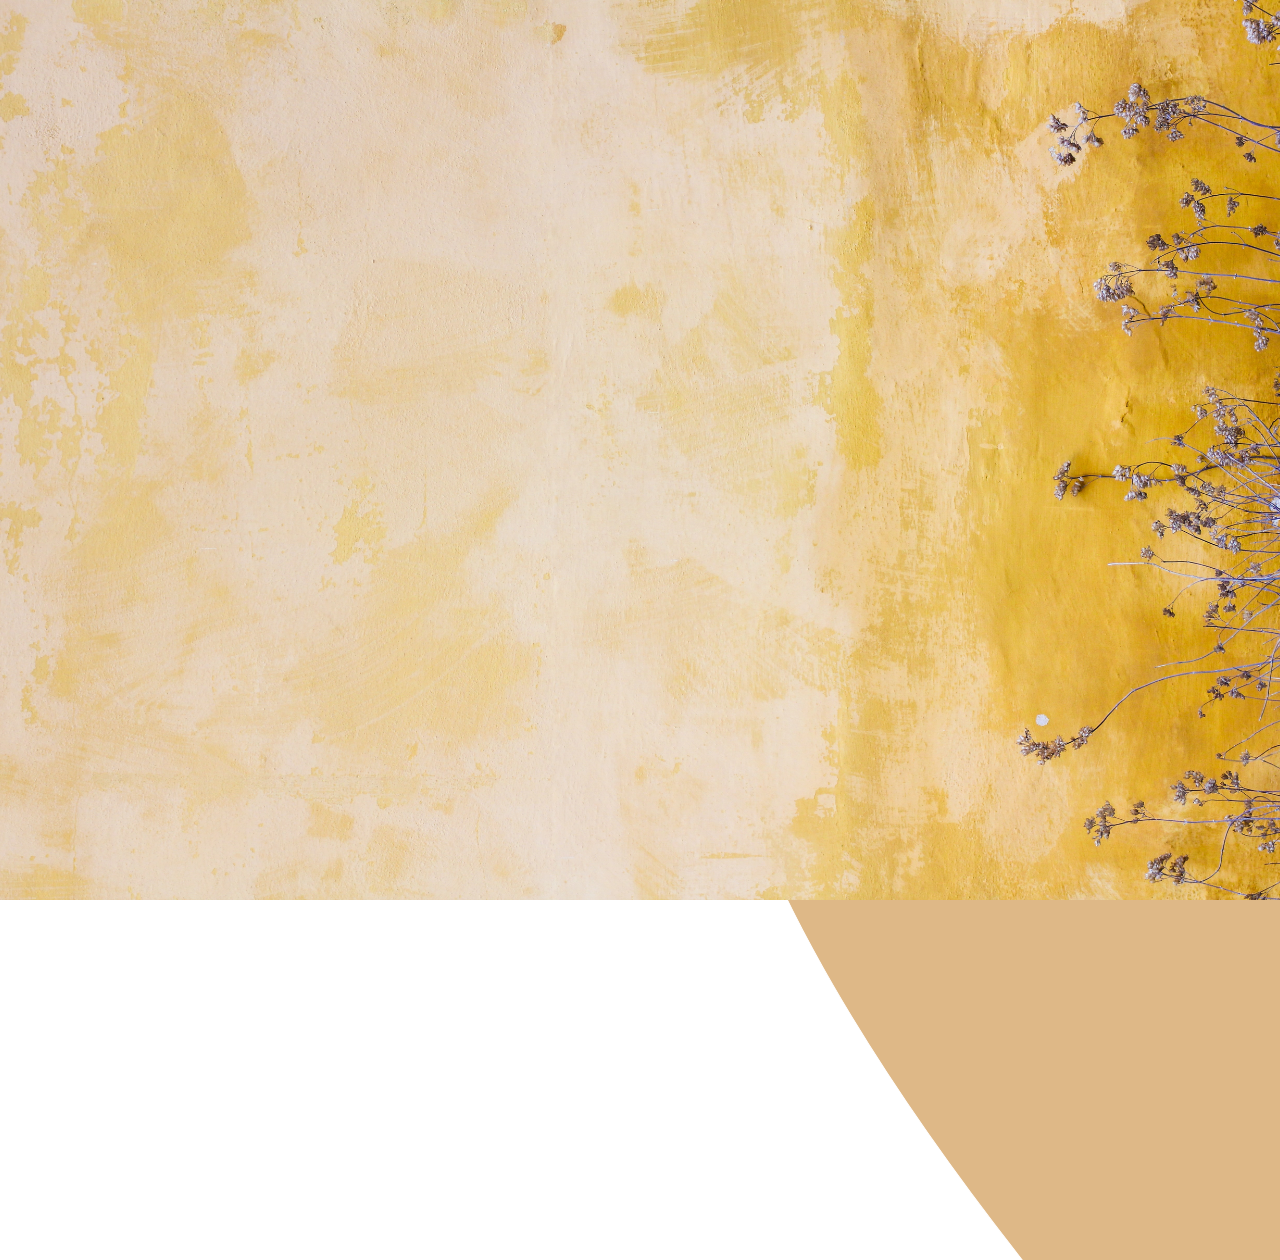
<file: Interview Portfolit Project/index.html>
<!DOCTYPE html>
<html lang="zh-Hant" >
    <head>
        <meta charset="utf-8"/>
        <meta name="viewport" content="width=device-width,initial-scale=1"/>
        <title>首頁|JennyChou Front-End Web Developer</title>
        <mata name="robots" content="index,follow"/>
        <meta name="author" content="Jenny Chou" />
        <meta name="description" content="這是Jenny Chou的個人網站。Jenny Chou是來自台灣的網頁開發人員" />
        <link rel="preconnect" href="https://fonts.googleapis.com">
        <link rel="preconnect" href="https://fonts.gstatic.com" crossorigin>
        <link href="https://fonts.googleapis.com/css2?family=Noto+Sans+TC&display=swap" rel="stylesheet">
        <link rel="stylesheet" href="./styles/animation.css" />
        <link rel="stylesheet" href="./styles/style.css" />
        
    </head>
    

    <body>

        <!--animation-->
        <div class="animation">
            <div class="logo">
            <svg width="62" 
            height="103" 
            viewBox="0 0 62 103" 
            fill="none" 
            xmlns="http://www.w3.org/2000/svg">
            <path d="M45.8741 2.59091H43.3741V5.09091V70.0767C43.3741 73.5851 42.82 76.3916 41.8226 78.5859L41.8173 78.5978C40.8526 80.7497 39.4932 82.2913 37.7519 83.336C35.9994 84.3876 33.7737 84.9773 30.9593 84.9773C28.4023 84.9773 26.217 84.5042 24.3502 83.6199C22.4734 82.7309 21.0569 81.5346 20.0262 80.0426C19.063 78.5786 18.5446 76.8274 18.5446 74.6932V72.1932H16.0446H5.21359H2.71359V74.6932C2.71359 79.7522 3.92769 84.2563 6.45424 88.0967C8.94156 91.8774 12.3532 94.7766 16.6175 96.7949L16.6246 96.7982L16.6316 96.8015C20.8884 98.7837 25.6821 99.7429 30.9593 99.7429C36.5622 99.7429 41.5595 98.6237 45.8668 96.2892C50.1966 93.9425 53.5479 90.4962 55.8996 86.0213C58.2624 81.5255 59.3826 76.1767 59.3826 70.0767V5.09091V2.59091H56.8826H45.8741Z" 
            stroke="#E5E5E5" 
            stroke-width="2"
            id="first"
            class="thePaths"/>
            </svg>
            <svg width="71" height="82" viewBox="0 0 71 82" fill="none" xmlns="http://www.w3.org/2000/svg">
            <path d="M18.9813 74.1963L18.989 74.2011L18.9968 74.2058C24.2179 77.3838 30.3521 78.9204 37.2977 78.9204C42.1709 78.9204 46.6392 78.1704 50.6673 76.6236L50.6754 76.6205L50.6835 76.6173C54.6779 75.0515 58.0935 72.8531 60.881 69.9999L60.886 69.9948L60.891 69.9897C63.676 67.1064 65.6695 63.7475 66.8516 59.9384L67.6131 57.4848L65.1396 56.7905L55.0188 53.9496L52.8085 53.3291L52.0024 55.4787C51.2302 57.5378 50.1634 59.1979 48.8269 60.5126C47.4737 61.8143 45.852 62.8117 43.9272 63.4969C42.014 64.1588 39.8139 64.5099 37.2977 64.5099C33.4405 64.5099 30.1707 63.678 27.4082 62.094C24.6658 60.4923 22.4914 58.1615 20.8885 55.0128C19.7715 52.7563 19.0242 50.084 18.6903 46.9602H65.5293H68.0293V44.4602V40.0213C68.0293 33.4548 67.1611 27.7709 65.33 23.0486C63.5347 18.4186 61.0802 14.5866 57.9125 11.6481C54.8311 8.76054 51.3783 6.64532 47.5614 5.34038C43.8467 4.0704 40.067 3.43039 36.2324 3.43039C29.6502 3.43039 23.7773 5.05069 18.7083 8.36459C13.7066 11.6242 9.83412 16.1616 7.07932 21.8928L7.07932 21.8928L7.07679 21.8981C4.3442 27.6175 3.01508 34.1525 3.01508 41.4418C3.01508 48.7301 4.34392 55.2403 7.08151 60.9065L7.08519 60.9141L7.08893 60.9217C9.86018 66.5597 13.8273 71.0073 18.9813 74.1963ZM52.2502 32.9048H18.869C19.2226 31.0434 19.8242 29.26 20.6724 27.5482C22.1093 24.6484 24.1441 22.317 26.8022 20.5189L26.8067 20.5158C29.3869 18.7623 32.4924 17.8409 36.2324 17.8409C39.6237 17.8409 42.4323 18.6177 44.7578 20.0773L44.7678 20.0836C47.1782 21.5806 49.0248 23.6111 50.3316 26.2246L50.3359 26.2333L50.3404 26.242C51.3485 28.2196 51.9939 30.4322 52.2502 32.9048Z" 
            stroke="#E5E5E5" 
            stroke-width="2"
            id="second"
            class="thePaths"/>
            </svg>
            <svg width="65" height="80" viewBox="0 0 65 80" fill="none" xmlns="http://www.w3.org/2000/svg">
            <path d="M15.5039 77.5H18.0039V75V33.9844C18.0039 30.3319 18.6986 27.3903 19.9651 25.0558C21.2617 22.6661 22.9877 20.9077 25.1489 19.7031C27.372 18.4803 29.9362 17.8409 32.9044 17.8409C37.198 17.8409 40.2966 19.1518 42.5185 21.5628L42.5184 21.5628L42.5268 21.5718C44.7574 23.9685 46.0294 27.4595 46.0294 32.3864V75V77.5H48.5294H59.0053H61.5053V75V31.6761C61.5053 25.621 60.5043 20.4083 58.3512 16.1663C56.2196 11.9371 53.1825 8.70234 49.2339 6.57417C45.3473 4.44988 40.8842 3.43039 35.9229 3.43039C30.4449 3.43039 25.7273 4.56275 21.9539 7.03029C20.3415 8.07178 18.9051 9.26781 17.6488 10.6155V6.81817V4.31817H15.1488H5.02802H2.52802V6.81817V75V77.5H5.02802H15.5039Z" 
            stroke="#E5E5E5" 
            stroke-width="2"
            id="third"
            class="thePaths"/>
            </svg>
            <svg width="65" height="80" viewBox="0 0 65 80" fill="none" xmlns="http://www.w3.org/2000/svg">
            <path d="M15.5039 77.5H18.0039V75V33.9844C18.0039 30.3319 18.6986 27.3903 19.9651 25.0558C21.2617 22.6661 22.9877 20.9077 25.1489 19.7031C27.372 18.4803 29.9362 17.8409 32.9044 17.8409C37.198 17.8409 40.2966 19.1518 42.5185 21.5628L42.5184 21.5628L42.5268 21.5718C44.7574 23.9685 46.0294 27.4595 46.0294 32.3864V75V77.5H48.5294H59.0053H61.5053V75V31.6761C61.5053 25.621 60.5043 20.4083 58.3512 16.1663C56.2196 11.9371 53.1825 8.70234 49.2339 6.57417C45.3473 4.44988 40.8842 3.43039 35.9229 3.43039C30.4449 3.43039 25.7273 4.56275 21.9539 7.03029C20.3415 8.07178 18.9051 9.26781 17.6488 10.6155V6.81817V4.31817H15.1488H5.02802H2.52802V6.81817V75V77.5H5.02802H15.5039Z" 
            stroke="#E5E5E5" 
            stroke-width="2"
            id="fourth"
            class="thePaths"/>
            </svg>
            <svg width="76" height="105" viewBox="0 0 76 105" fill="none" xmlns="http://www.w3.org/2000/svg" style="margin-right: 3rem" >
            <path d="M9.50817 97.6324L8.93163 99.6311L10.7922 100.561C11.6594 100.995 12.9183 101.309 14.3008 101.575C15.892 101.911 17.6461 102.068 19.5452 102.068C23.0089 102.068 26.2034 101.452 29.0829 100.166C32.0113 98.8712 34.5489 96.8904 36.6959 94.2828C38.8384 91.7101 40.5778 88.532 41.9539 84.8102L70.8952 6.68664L72.143 3.31818H68.5509H57.1872H55.4075L54.8249 4.99987L38.0111 53.538L21.1972 4.99987L20.6147 3.31818H18.8349H7.47131H3.88782L5.12504 6.68131L30.0211 74.3565L28.3847 78.8194C27.1619 82.1465 25.91 84.2524 24.7465 85.4158L24.7295 85.4328L24.7129 85.4501C23.5715 86.6363 22.3816 87.1958 21.0944 87.3128C19.5031 87.4575 17.5499 87.2732 15.1932 86.6703L12.8437 86.0693L12.1715 88.3994L9.50817 97.6324Z" 
            stroke="#E5E5E5" 
            stroke-width="2"
            id="fifth"
            class="thePaths"/>
            </svg>
            <svg width="89" height="105" viewBox="0 0 89 105" fill="none" xmlns="http://www.w3.org/2000/svg"  >
            <path d="M82.1908 38H85.1728L84.6524 35.0638C83.7769 30.1233 82.1712 25.6713 79.807 21.7408C77.4663 17.8197 74.5435 14.4793 71.0408 11.7397C67.5507 8.98038 63.6363 6.89125 59.3141 5.47124C55.0169 4.04969 50.445 3.34801 45.614 3.34801C37.4336 3.34801 30.0699 5.3526 23.6 9.41217C17.1359 13.468 12.0873 19.2199 8.43989 26.5771C4.77158 33.9764 2.98621 42.6591 2.98621 52.5455C2.98621 62.4318 4.77158 71.1145 8.43989 78.5138C12.0873 85.871 17.1359 91.6229 23.6 95.6787C30.0699 99.7383 37.4336 101.743 45.614 101.743C50.4456 101.743 55.0181 101.041 59.3158 99.6191C63.6339 98.2002 67.5459 96.1279 71.0353 93.3999L71.0463 93.3912C74.5469 90.6226 77.469 87.268 79.8098 83.3454C82.1699 79.3908 83.7758 74.9423 84.6519 70.0298L85.1761 67.0909H82.1908H71.1822H69.1478L68.7344 69.0829C68.1426 71.9342 67.1192 74.4098 65.688 76.5435L65.6841 76.5493C64.2511 78.6988 62.5084 80.5062 60.4489 81.9852C58.4039 83.4453 56.1262 84.5535 53.6006 85.3057C51.0597 86.0626 48.4006 86.4446 45.614 86.4446C40.5559 86.4446 36.0322 85.1737 31.9797 82.6519C27.9966 80.1551 24.7557 76.4426 22.2963 71.3874C19.8986 66.3987 18.6396 60.1508 18.6396 52.5455C18.6396 44.9398 19.8987 38.6918 22.2965 33.703C24.7559 28.6481 27.9967 24.9358 31.9797 22.439C36.0322 19.9172 40.5559 18.6463 45.614 18.6463C48.4006 18.6463 51.0597 19.0283 53.6006 19.7852C56.119 20.5353 58.3919 21.6543 60.4345 23.1397L60.4493 23.1505L60.4642 23.161C62.5156 24.6075 64.2535 26.3957 65.6841 28.5416L65.69 28.5504L65.696 28.5592C67.1184 30.6541 68.141 33.1222 68.7335 36.0035L69.144 38H71.1822H82.1908Z" 
            stroke="#E5E5E5" 
            stroke-width="2"
            id="sixth"
            class="thePaths"/>
            </svg>
            <svg width="66" height="101" viewBox="0 0 66 101" fill="none" xmlns="http://www.w3.org/2000/svg"  >
            <path d="M16.1377 98.5H18.6377V96V54.9844C18.6377 51.3437 19.3425 48.4117 20.6286 46.0827C21.974 43.6999 23.7653 41.9342 26.0179 40.72C28.3382 39.4853 31.003 38.8409 34.0709 38.8409C38.4764 38.8409 41.6153 40.1517 43.8264 42.5274L43.8352 42.5368L43.844 42.5461C46.0852 44.9053 47.3735 48.3967 47.3735 53.3864V96V98.5H49.8735H60.3493H62.8493V96V52.6761C62.8493 46.5648 61.8345 41.3178 59.647 37.07C57.5113 32.836 54.4522 29.6139 50.4669 27.5179C46.5561 25.4315 42.0718 24.4304 37.0894 24.4304C31.4323 24.4304 26.6154 25.5367 22.8543 27.9857C21.2771 29.0083 19.8708 30.1904 18.6377 31.5278V5.09091V2.59091H16.1377H5.6618H3.1618V5.09091V96V98.5H5.6618H16.1377Z" 
            stroke="#E5E5E5" 
            stroke-width="2"
            id="seventh"
            class="thePaths"/>
            </svg>
            <svg width="73" height="82" viewBox="0 0 73 82" fill="none" xmlns="http://www.w3.org/2000/svg">
            <path d="M18.9528 74.1367L18.9589 74.1406C24.0511 77.3516 29.9258 78.9204 36.4944 78.9204C43.0612 78.9204 48.923 77.3524 53.9881 74.139C59.0508 70.946 62.963 66.4852 65.7265 60.8334C68.53 55.1606 69.8893 48.6141 69.8893 41.2642C69.8893 33.8585 68.5312 27.2693 65.7292 21.5673C62.9668 15.886 59.0547 11.4075 53.9886 8.21217C48.9234 4.99857 43.0614 3.43039 36.4944 3.43039C29.9258 3.43039 24.0511 4.99927 18.9589 8.21024L18.9589 8.21023L18.9528 8.2141C13.9172 11.4098 10.0082 15.8864 7.21787 21.5621L7.21785 21.5621L7.21292 21.5723C4.44222 27.2729 3.09955 33.8602 3.09955 41.2642C3.09955 48.6121 4.44337 55.1565 7.21531 60.8279L7.22033 60.8381C10.0117 66.4843 13.9207 70.9433 18.9528 74.1367ZM46.4809 61.4566C43.9929 63.4324 40.7297 64.5099 36.4944 64.5099C32.2592 64.5099 28.996 63.4324 26.5079 61.4566C23.8757 59.3663 21.8988 56.6039 20.5942 53.0895C19.2568 49.4866 18.5754 45.5523 18.5754 41.2642C18.5754 36.9763 19.2567 33.0249 20.5963 29.3888C21.9031 25.8417 23.8837 23.0484 26.5196 20.9292C29.0073 18.9293 32.2662 17.8409 36.4944 17.8409C40.7226 17.8409 43.9815 18.9293 46.4692 20.9292C49.1052 23.0484 51.0857 25.8417 52.3925 29.3888C53.7322 33.0249 54.4135 36.9763 54.4135 41.2642C54.4135 45.5523 53.7321 49.4866 52.3947 53.0895C51.0901 56.6039 49.1132 59.3663 46.4809 61.4566Z" 
            stroke="#E5E5E5" 
            stroke-width="2"
            id="eighth"
            class="thePaths"/>
            </svg>
            <svg width="65" height="80" viewBox="0 0 65 80" fill="none" xmlns="http://www.w3.org/2000/svg">
            <path d="M48.7408 3.31818H46.2408V5.81818V46.1236C46.2408 50.0253 45.389 53.006 43.8745 55.2417L43.8693 55.2494L43.8642 55.2571C42.2518 57.6757 40.2992 59.404 38.0099 60.5238L38.0002 60.5286C35.5989 61.716 33.3275 62.267 31.1627 62.267C27.4499 62.267 24.5425 61.0349 22.2374 58.6109C19.9875 56.2146 18.7479 52.9142 18.7479 48.4318V5.81818V3.31818H16.2479H5.77209H3.27209V5.81818V49.142C3.27209 55.1957 4.25786 60.4153 6.37346 64.6796L6.37694 64.6866C8.46651 68.8657 11.396 72.0966 15.1852 74.2619L15.1925 74.2661L15.1999 74.2702C18.9319 76.3695 23.1512 77.3878 27.7891 77.3878C33.3292 77.3878 38.1311 76.0943 42.0213 73.3302L42.0272 73.326L42.0331 73.3218C43.602 72.1932 45.0066 70.9533 46.2408 69.6021V74V76.5H48.7408H59.2167H61.7167V74V5.81818V3.31818H59.2167H48.7408Z" 
            stroke="#E5E5E5" 
            stroke-width="2"
            id="ninth"
            class="thePaths"/>
            </svg>
            <br/>
            <svg width="126" height="128" viewBox="0 0 126 128" fill="none" xmlns="http://www.w3.org/2000/svg">
            <path d="M68.1082 29.1793C70.0209 33.2916 71.8398 38.5841 72.8109 42.75H68.875H66.625V23.875H74.8866L69.5404 25.7684L66.9487 26.6863L68.1082 29.1793ZM66.625 63.25V55.125H68.875H80.875V63.25H67.875H66.625ZM67.875 75.625H70.625V90.75C70.625 95.224 71.0675 99.1087 73.3374 101.753C75.7122 104.52 79.4467 105.25 84 105.25H84.0096H84.0195H84.0295H84.0398H84.0502H84.0609H84.0717H84.0828H84.0941H84.1055H84.1172H84.1291H84.1411H84.1534H84.1659H84.1786H84.1914H84.2045H84.2177H84.2312H84.2448H84.2586H84.2726H84.2869H84.3013H84.3158H84.3306H84.3456H84.3607H84.3761H84.3916H84.4073H84.4232H84.4393H84.4556H84.472H84.4886H84.5054H84.5224H84.5395H84.5569H84.5744H84.5921H84.6099H84.628H84.6462H84.6646H84.6831H84.7018H84.7207H84.7398H84.759H84.7784H84.798H84.8177H84.8376H84.8577H84.8779H84.8983H84.9189H84.9396H84.9605H84.9815H85.0027H85.024H85.0456H85.0672H85.0891H85.111H85.1332H85.1554H85.1779H85.2005H85.2232H85.2461H85.2692H85.2924H85.3157H85.3392H85.3628H85.3866H85.4105H85.4346H85.4588H85.4832H85.5077H85.5323H85.5571H85.582H85.6071H85.6323H85.6576H85.6831H85.7087H85.7344H85.7603H85.7863H85.8124H85.8387H85.8651H85.8916H85.9183H85.9451H85.972H85.9991H86.0262H86.0535H86.0809H86.1085H86.1362H86.1639H86.1919H86.2199H86.248H86.2763H86.3047H86.3332H86.3618H86.3906H86.4194H86.4484H86.4775H86.5067H86.536H86.5654H86.5949H86.6246H86.6543H86.6842H86.7141H86.7442H86.7744H86.8046H86.835H86.8655H86.8961H86.9268H86.9576H86.9885H87.0195H87.0505H87.0817H87.113H87.1444H87.1759H87.2074H87.2391H87.2709H87.3027H87.3346H87.3667H87.3988H87.431H87.4633H87.4957H87.5282H87.5607H87.5934H87.6261H87.6589H87.6918H87.7248H87.7578H87.791H87.8242H87.8575H87.8909H87.9243H87.9578H87.9914H88.0251H88.0589H88.0927H88.1266H88.1606H88.1946H88.2287H88.2629H88.2972H88.3315H88.3659H88.4003H88.4348H88.4694H88.5041H88.5388H88.5735H88.6084H88.6433H88.6782H88.7132H88.7483H88.7834H88.8186H88.8539H88.8891H88.9245H88.9599H88.9954H89.0309H89.0664H89.102H89.1377H89.1734H89.2092H89.245H89.2808H89.3167H89.3527H89.3886H89.4247H89.4607H89.4969H89.533H89.5692H89.6054H89.6417H89.678H89.7144H89.7508H89.7872H89.8236H89.8601H89.8966H89.9332H89.9698H90.0064H90.043H90.0797H90.1164H90.1532H90.1899H90.2267H90.2635H90.3003H90.3372H90.3741H90.411H90.4479H90.4849H90.5218H90.5588H90.5958H90.6328H90.6699H90.7069H90.744H90.7811H90.8182H90.8553H90.8924H90.9295H90.9667H91.0038H91.041H91.0781H91.1153H91.1525H91.1897H91.2269H91.2641H91.3013H91.3385H91.3757H91.4129H91.4501H91.4873H91.5245H91.5617H91.5989H91.636H91.6732H91.7104H91.7476H91.7848H91.8219H91.8591H91.8962H91.9333H91.9705H92.0076H92.0447H92.0817H92.1188H92.1559H92.1929H92.2299H92.2669H92.3039H92.3409H92.3778H92.4148H92.4517H92.4886H92.5254H92.5623H92.5991H92.6359H92.6726H92.7094H92.7461H92.7828H92.8194H92.856H92.8926H92.9292H92.9657H93.0022H93.0387H93.0751H93.1115H93.1478H93.1841H93.2204H93.2567H93.2929H93.329H93.3651H93.4012H93.4373H93.4733H93.5092H93.5451H93.581H93.6168H93.6525H93.6883H93.7239H93.7595H93.7951H93.8306H93.8661H93.9015H93.9369H93.9722H94.0074H94.0426H94.0777H94.1128H94.1478H94.1828H94.2177H94.2525H94.2873H94.322H94.3567H94.3913H94.4258H94.4603H94.4947H94.529H94.5633H94.5975H94.6316H94.6656H94.6996H94.7335H94.7674H94.8011H94.8348H94.8684H94.902H94.9354H94.9688H95.0021H95.0354H95.0685H95.1016H95.1346H95.1675H95.2003H95.233H95.2657H95.2983H95.3308H95.3632H95.3955H95.4277H95.4598H95.4919H95.5238H95.5557H95.5875H95.6191H95.6507H95.6822H95.7136H95.7449H95.7761H95.8072H95.8382H95.8691H95.8999H95.9306H95.9612H95.9917H96.0221H96.0524H96.0826H96.1127H96.1427H96.1726H96.2023H96.232H96.2615H96.291H96.3203H96.3495H96.3786H96.4076H96.4365H96.4652H96.4939H96.5224H96.5508H96.5791H96.6072H96.6353H96.6632H96.691H96.7187H96.7463H96.7737H96.801H96.8282H96.8553H96.8822H96.909H96.9357H96.9623H96.9887H97.015H97.0411H97.0672H97.0931H97.1188H97.1445H97.17H97.1953H97.2205H97.2456H97.2705H97.2953H97.32H97.3445H97.3689H97.3931H97.4172H97.4412H97.465H97.4886H97.5122H97.5355H97.5587H97.5818H97.6047H97.6275H97.6501H97.6726H97.6949H97.717H97.739H97.7609H97.7826H97.8041H97.8255H97.8467H97.8678H97.8887H97.9094H97.93H97.9504H97.9707H97.9908H98.0107H98.0304H98.05H98.0695H98.0887H98.1078H98.1267H98.1455H98.1641H98.1825H98.2007H98.2188H98.2367H98.2544H98.2719H98.2893H98.3065H98.3235H98.3403H98.3569H98.3734H98.3897H98.4058H98.4217H98.4375H98.453H98.4684H98.4836H98.4986H98.5134H98.528H98.5424H98.5567H98.5707H98.5846H98.5982H98.6117H98.625H98.6715C100.138 105.25 101.669 105.25 103.041 105.167C104.381 105.087 105.831 104.917 107.022 104.458L108.864 103.75L108.603 101.795C108.486 100.92 108.366 99.6336 108.24 98.2424C108.229 98.1258 108.218 98.0084 108.208 97.8907C108.094 96.6387 107.977 95.342 107.858 94.3329L107.532 91.5616L104.813 92.189C103.504 92.491 100.402 92.625 98.5 92.625H98.4875H98.4747H98.4618H98.4487H98.4355H98.422H98.4084H98.3946H98.3806H98.3665H98.3521H98.3376H98.3229H98.3081H98.293H98.2778H98.2625H98.2469H98.2312H98.2153H98.1993H98.183H98.1666H98.1501H98.1334H98.1165H98.0994H98.0822H98.0648H98.0473H98.0296H98.0117H97.9937H97.9755H97.9571H97.9386H97.92H97.9012H97.8822H97.863H97.8438H97.8243H97.8047H97.785H97.7651H97.745H97.7248H97.7045H97.684H97.6634H97.6426H97.6216H97.6005H97.5793H97.5579H97.5364H97.5147H97.4929H97.471H97.4489H97.4267H97.4043H97.3818H97.3591H97.3363H97.3134H97.2904H97.2672H97.2439H97.2204H97.1968H97.1731H97.1492H97.1252H97.1011H97.0768H97.0525H97.0279H97.0033H96.9785H96.9536H96.9286H96.9035H96.8782H96.8528H96.8273H96.8017H96.7759H96.75H96.7241H96.6979H96.6717H96.6453H96.6189H96.5923H96.5656H96.5388H96.5118H96.4848H96.4576H96.4304H96.403H96.3755H96.3479H96.3202H96.2924H96.2644H96.2364H96.2083H96.18H96.1517H96.1232H96.0947H96.066H96.0372H96.0084H95.9794H95.9503H95.9212H95.8919H95.8625H95.8331H95.8035H95.7739H95.7441H95.7143H95.6843H95.6543H95.6242H95.594H95.5637H95.5333H95.5028H95.4722H95.4416H95.4108H95.38H95.3491H95.3181H95.287H95.2558H95.2245H95.1932H95.1618H95.1303H95.0987H95.067H95.0353H95.0035H94.9716H94.9396H94.9076H94.8754H94.8432H94.811H94.7786H94.7462H94.7137H94.6812H94.6485H94.6158H94.5831H94.5502H94.5173H94.4844H94.4513H94.4182H94.3851H94.3518H94.3185H94.2852H94.2518H94.2183H94.1847H94.1511H94.1175H94.0838H94.05H94.0162H93.9823H93.9483H93.9143H93.8803H93.8462H93.812H93.7778H93.7436H93.7093H93.6749H93.6405H93.606H93.5715H93.537H93.5024H93.4678H93.4331H93.3983H93.3636H93.3287H93.2939H93.259H93.224H93.1891H93.1541H93.119H93.0839H93.0488H93.0136H92.9784H92.9432H92.9079H92.8726H92.8372H92.8019H92.7665H92.731H92.6956H92.6601H92.6246H92.589H92.5534H92.5178H92.4822H92.4466H92.4109H92.3752H92.3395H92.3037H92.268H92.2322H92.1964H92.1606H92.1247H92.0889H92.053H92.0171H91.9812H91.9453H91.9093H91.8734H91.8374H91.8014H91.7654H91.7294H91.6934H91.6574H91.6214H91.5854H91.5493H91.5133H91.4772H91.4411H91.4051H91.369H91.333H91.2969H91.2608H91.2247H91.1887H91.1526H91.1165H91.0805H91.0444H91.0083H90.9723H90.9362H90.9002H90.8641H90.8281H90.7921H90.756H90.72H90.684H90.648H90.6121H90.5761H90.5402H90.5042H90.4683H90.4324H90.3965H90.3606H90.3248H90.2889H90.2531H90.2173H90.1815H90.1457H90.11H90.0743H90.0386H90.0029H89.9672H89.9316H89.896H89.8604H89.8249H89.7894H89.7539H89.7184H89.683H89.6476H89.6122H89.5769H89.5416H89.5063H89.4711H89.4358H89.4007H89.3655H89.3305H89.2954H89.2604H89.2254H89.1905H89.1555H89.1207H89.0859H89.0511H89.0164H88.9817H88.947H88.9124H88.8779H88.8434H88.8089H88.7745H88.7402H88.7058H88.6716H88.6374H88.6032H88.5691H88.5351H88.5011H88.4671H88.4332H88.3994H88.3656H88.3319H88.2982H88.2646H88.2311H88.1976H88.1642H88.1309H88.0976H88.0643H88.0312H87.9981H87.965H87.932H87.8991H87.8663H87.8335H87.8008H87.7682H87.7356H87.7031H87.6707H87.6384H87.6061H87.5739H87.5418H87.5097H87.4778H87.4459H87.414H87.3823H87.3506H87.3191H87.2876H87.2561H87.2248H87.1935H87.1624H87.1313H87.1003H87.0693H87.0385H87.0077H86.9771H86.9465H86.916H86.8856H86.8553H86.8251H86.795H86.7649H86.735H86.7052H86.6754H86.6458H86.6162H86.5867H86.5574H86.5281H86.4989H86.4699H86.4409H86.412H86.3833H86.3546H86.326H86.2976H86.2692H86.241H86.2128H86.1848H86.1568H86.129H86.1013H86.0737H86.0462H86.0188H85.9916H85.9644H85.9373H85.9104H85.8836H85.8569H85.8303H85.8038H85.7775H85.7512H85.7251H85.6991H85.6732H85.6475H85.6218H85.5963H85.5709H85.5456H85.5205H85.4955H85.4706H85.4458H85.4212H85.3967H85.3723H85.348H85.3239H85.2999H85.276H85.2523H85.2287H85.2052H85.1819H85.1587H85.1356H85.1127H85.0899H85.0673H85.0447H85.0224H85.0001H84.9781H84.9561H84.9343H84.9126H84.8911H84.8697H84.8485H84.8274H84.8064H84.7856H84.765H84.7445H84.7241H84.7039H84.6839H84.664H84.6442H84.6246H84.6052H84.5859H84.5668H84.5478H84.529H84.5103H84.4918H84.4734H84.4552H84.4372H84.4193H84.4016H84.3841H84.3667H84.3495H84.3324H84.3155H84.2988H84.2822H84.2658H84.2496H84.2335H84.2176H84.2019H84.1864H84.171H84.1558H84.1407H84.1259H84.1112H84.0967H84.0823H84.0682H84.0542H84.0404H84.0267H84.0133H84C83.9367 92.625 83.8801 92.624 83.8295 92.6222C83.8278 92.6102 83.8261 92.5977 83.8245 92.5849C83.7741 92.2009 83.75 91.6613 83.75 90.875V75.625H107.875H109.5V111.376C109.205 111.377 108.832 111.381 108.395 111.385C105.955 111.409 101.483 111.452 96.986 111.252L92.8383 111.068L94.6157 114.82C95.6742 117.055 96.8069 120.526 97.0153 122.401L97.2624 124.625H99.5C103.573 124.625 107.03 124.563 109.9 124.336C112.745 124.111 115.185 123.713 117.147 122.958L117.207 122.935L117.265 122.91C119.399 121.961 121.001 120.573 121.972 118.471C122.878 116.511 123.125 114.157 123.125 111.5V13V10.5H120.625H118H115.5H112H109.5H55.625H53.125V13V23.5137L51.4204 22.729L43.5454 19.1041L41.3876 18.1108L40.2854 20.215C37.2366 26.0355 33.2219 32.9427 28.8902 39.7796C27.8445 38.4592 26.7079 37.1071 25.5146 35.7535C29.9886 28.7586 34.9324 19.2623 38.9739 11.392L40.252 8.90317L37.6356 7.91211L29.3856 4.7871L27.0783 3.91313L26.174 6.20869C23.8586 12.0863 20.19 20.0231 16.6734 26.6516C16.1714 26.1809 15.6729 25.7209 15.18 25.2736L13.2488 23.5213L11.5794 25.5245L6.57945 31.5245L5.08941 33.3126L6.76655 34.9264C11.9054 39.8714 17.4846 46.2572 21.0716 51.5044C19.0579 54.3613 17.057 57.067 15.128 59.5162C12.3533 59.6477 9.75635 59.7686 7.38518 59.8776L4.6988 
                60.0012L5.01763 62.6714L6.01763 71.0464L6.29873 73.4006L8.66448 73.2446C13.5269 72.924 19.0886 72.5783 25.0287 72.2092C25.2686 72.1943 25.509 72.1793 25.75 72.1643V122V124.5H28.25H36.5H39V122V82.2801C41.7474 89.2087 44.0871 97.864 44.7685 103.429L45.1323 106.4L47.991 105.513L53.125 103.919V122.25V124.75H55.625H64.125H66.625V122.25V75.625H67.875ZM107.875 63.25H94V55.125H107.125H109.5V63.25H107.875ZM109.5 23.875V42.75H107.125H101.633C102.855 40.2197 104.152 37.3756 105.436 34.5589C106.354 32.5462 107.265 30.5475 108.138 28.6873L109.339 26.1297L106.654 25.2494L102.462 23.875H109.5ZM89.3452 42.4741L89.221 42.75H84.847L84.841 42.714C84.0447 37.9362 81.5784 30.4276 78.5795 24.8209L78.0735 23.875H95.9893L95.828 24.5054C94.4988 29.7015 91.5558 37.5616 89.3452 42.4741ZM53.125 25.3115V57.6699C51.1072 53.5615 48.8011 49.4237 46.4842 45.7828L45.3459 43.9941L43.3953 44.8249L39.161 46.6285C43.9481 39.7152 48.5869 32.612 52.4982 26.3198L53.125 25.3115ZM39 78.2129V71.3329C40.9461 71.2087 42.9051 71.0825 44.8676 70.9541C45.5083 72.7373 46.0406 74.4132 46.4353 75.9147L40.1367 77.8615L39 78.2129ZM53.125 85.1037C52.3587 82.8195 51.5143 80.5615 50.6154 78.4423L53.125 77.2938V85.1037ZM35.6692 51.5978C36.9295 53.6966 38.1764 55.9728 39.3585 58.3079C36.3239 58.4676 33.333 58.6215 30.4205 58.7685C32.1525 56.4679 33.9114 54.0615 35.6692 51.5978ZM15.43 76.0373L12.8485 75.5865L12.5197 78.1864C11.1512 89.0107 8.81631 99.8827 5.03613 107.089L3.81946 109.408L6.19279 110.515C6.64356 110.726 7.12067 110.943 7.62883 111.174C8.32024 111.488 9.06913 111.829 9.88738 112.215C11.2714 112.867 12.4166 113.449 12.9883 113.83L15.3446 115.401L16.6111 112.868C20.7934 104.503 23.7139 92.1841 25.3519 80.214L25.6786 77.8267L23.305 77.4123L15.43 76.0373Z" 
            stroke="#E5E5E5" stroke-width="2"
            id="tenth"
            class="thePaths"/>
            </svg>
            <svg width="134" height="121" viewBox="0 0 134 121" fill="none" xmlns="http://www.w3.org/2000/svg">
            <path d="M109.875 23.125H72.4522C73.1367 21.0335 73.8284 18.8372 74.5089 16.625H119.5H122V14.125V5.5V3H119.5H15.125H12.625V5.5V14.125V16.625H15.125H58.9004C58.4419 18.8131 57.9218 21.04 57.381 23.125H27H24.5V25.625V89.375V91.875H27H43.1928C34.1997 96.5589 20.9507 101.389 9.97667 104.336L5.64715 105.498L8.91159 108.571C10.9302 110.47 13.7097 113.613 15.125 115.5L16.1519 116.869L17.7999 116.407C31.3068 112.62 48.5403 105.919 59.6756 99.135L62.8936 97.1746L59.8365 94.9717L55.539 91.875H79.2867L75.0529 95.7893L71.9752 98.6347L75.9413 99.9906C90.4501 104.951 105.19 111.52 113.921 116.316L115.313 117.081L116.597 116.146L125.347 109.771L128.668 107.351L124.993 105.514C116.866 101.45 104.521 96.3026 92.1408 91.875H109.875H112.375V89.375V25.625V23.125H109.875ZM39.25 35.625H97.375V41.875H39.25V35.625ZM39.25 54.125H97.375V60.625H39.25V54.125ZM39.25 72.875H97.375V79.375H39.25V72.875Z" 
            stroke="#E5E5E5" 
            stroke-width="2"
            id="eleventh"
            class="thePaths"/>
            </svg>
            <svg width="123" height="127" viewBox="0 0 123 127" fill="none" xmlns="http://www.w3.org/2000/svg">
            <path d="M5.625 24.25H3.125V26.75V35.5V38H5.625H117.375H119.875V35.5V26.75V24.25H117.375H92.9194C95.8094 19.9778 98.7381 15.3694 101.382 11.0564L103.039 8.3526L100.023 7.37242L90.0227 4.12242L87.9132 3.43683L86.9813 5.44969C84.4213 10.9793 80.1263 18.5131 76.2239 24.25H48.7841L48.3725 23.4051C45.8635 18.255 40.456 10.6854 35.4768 5.19546L34.3345 3.93605L32.7435 4.53558L24.1185 7.78557L20.726 9.0639L23.1267 11.7805C26.3879 15.4708 29.7983 20.2198 32.1833 24.25H5.625ZM24.875 121.375V96.875H47.625V110.886C45.9354 110.996 40.3801 110.998 34.2249 110.752L29.894 110.579L31.9127 114.414C33.0882 116.648 34.364 119.927 34.8036 122.015L35.2215 124H37.25H37.3272C41.5143 124 45.0817 124 48.023 123.807C50.9498 123.615 53.5249 123.221 55.6253 122.291C57.7811 121.364 59.439 120.011 60.4761 117.982C61.4625 116.052 61.75 113.768 61.75 111.25V46.625V44.125H59.25H55.625H53.125H50.125H47.625H13.5H11V46.625V121.375V123.875H13.5H22.375H24.875V121.375ZM24.875 84.5V76.875H47.625V84.5H24.875ZM24.875 57.25H47.625V64.5H24.875V57.25ZM74.375 45.25H71.875V47.75V99.125V101.625H74.375H83.25H85.75V99.125V47.75V45.25H83.25H74.375ZM99.75 41.5H97.25V44V110.233C97.1677 110.241 97.076 110.248 96.9741 110.255C94.9692 110.372 88.324 110.376 80.7069 110.126L76.3184 109.982L78.4345 113.83C79.701 116.133 81.1041 119.893 81.5485 122.115L81.9505 124.125H84C88.8809 124.125 92.9578 124.063 96.3196 123.822C99.66 123.582 102.456 123.156 104.711 122.356L104.744 122.344L104.777 122.331C107.13 121.421 108.964 120.041 110.108 117.842C111.187 115.769 111.5 113.247 111.5 110.375V44V41.5H109H99.75Z" 
            stroke="#E5E5E5" 
            stroke-width="2"
            id="twelfth"
            class="thePaths"/>
            </svg>
            <svg width="128" height="126" viewBox="0 0 128 126" fill="none" xmlns="http://www.w3.org/2000/svg">
            <path d="M50.125 47.875H47.9609C48.1344 46.8213 48.3035 45.7869 48.4677 44.7757L48.8499 42.4219L46.5168 41.929L43.3028 41.25H48.875H51.375V38.75V30.125V27.625H48.875H36.125V6.625V4.125H33.625H25.125H22.625V6.625V27.625H9.375H6.875V30.125V38.75V41.25H9.375H18.4361L11.7002 42.4114L9.15567 42.8501L9.67636 45.3791C12.2775 58.0131 14.25 74.4636 14.25 85.25V88.1855L17.1481 87.7181L24.8981 86.4681L27.0243 86.1252L26.9998 83.9716C26.8725 72.7621 24.7191 56.0859 21.8149 43.0802L21.4062 41.25H34.7181L34.6332 42.298C33.5165 56.0701 30.5331 75.9451 27.8158 87.5553L27.7913 87.66C19.8138 89.3876 12.4624 90.9363 6.54091 92.0425L3.9472 92.5271L4.57083 95.0909L6.82083 104.341L7.40967 106.762L9.83247 106.181C10.6737 105.98 11.5335 105.774 12.4104 105.564C23.7231 102.855 37.8715 99.4672 51.5 95.9607V119.875V122.375H54H62.5H65V119.875V81.125H71V118.625V121.125H73.5H81H83.5V118.625V81.125H90V118.375V120.875H92.5H100.125H102.625V120.342C102.637 120.408 102.648 120.472 102.659 120.536L103.007 122.625H105.125H105.229C107.956 122.625 110.34 122.625 112.383 122.426C114.453 122.224 116.357 121.804 118.115 120.864C119.913 120.03 121.134 118.708 121.829 116.923C122.475 115.265 122.625 113.312 122.625 111.25V70.5V68H120.125H118.75H116.25H111.625H109.125H90.8662C91.2506 66.7859 91.6397 65.54 92.0316 64.285C92.3339 63.317 92.6378 62.3436 92.9427 61.375H122.75H125.25V58.875V50.375V47.875H122.75H50.125ZM41.077 84.7593C43.3615 74.611 45.7261 61.3273 47.625 49.9051V50.375V58.875V61.375H50.125H77.6686C77.2632 63.6098 76.8152 65.8777 76.3553 68H54H51.5V70.5V82.4854L50.5947 82.6819C47.4231 83.3703 44.2364 84.0674 41.077 84.7593ZM102.625 110.128V81.125H109.125V110.195C107.848 110.239 105.471 110.225 102.625 110.128ZM110.333 110.121C110.333 110.122 110.324 110.123 110.303 110.124C110.322 110.121 110.332 110.121 110.333 110.121ZM81.5 2.75H79V5.25V30.25H66.75V11.375V8.875H64.25H55.5H53V11.375V41V43.5H55.5H118.5H121V41V11.375V8.875H118.5H109.5H107V11.375V30.25H93V5.25V2.75H90.5H81.5Z" 
            stroke="#E5E5E5" 
            stroke-width="2"
            id="thirteenth"
            class="thePaths"/>
            </svg>
            <svg width="123" height="102" viewBox="0 0 123 102" fill="none" xmlns="http://www.w3.org/2000/svg">
            <path d="M12 2.625H9.5V5.125V14.875V17.375H12H53.375V84.625H5.375H2.875V87.125V96.5V99H5.375H117.75H120.25V96.5V87.125V84.625H117.75H68.875V17.375H111.5H114V14.875V5.125V2.625H111.5H12Z" 
            stroke="#E5E5E5" 
            stroke-width="2"
            id="fourteenth"
            class="thePaths"/>
            </svg>
            <svg width="129" height="125" viewBox="0 0 129 125" fill="none" xmlns="http://www.w3.org/2000/svg">
            <path d="M56.5658 71.375H81V81.375H59H56.5V83.875V92V94.5H59H81V105.875H50.625H48.125V108.375V116.75V119.25H50.625H123.375H125.875V116.75V108.375V105.875H123.375H95.25V94.5H117.75H120.25V92V83.875V81.375H117.75H95.25V71.375H120.625H123.125V68.875V60.625V58.125H120.625H56H53.5V60.625V68.0552C52.1048 66.5841 50.5248 64.9539 48.9546 63.3567C46.0496 60.4018 43.0492 57.4299 41.125 55.6198V51.625H54.375H56.875V49.125V40.25V37.75H54.375H41.125V21.0319C46.4146 19.6654 51.3629 18.1316 55.5578 16.4445L58.25 15.3617V49.625V52.125H60.75H116.25H118.75V49.625V10.25V7.75H116.25H60.75H58.25V10.25V14.3859L56.4705 12.4386L49.8455 5.18857L48.6078 3.83406L46.9445 4.60875C38.1715 8.69481 21.9991 12.1531 7.83547 14.5346L4.42008 15.1089L6.04053 18.1697C7.10619 20.1826 8.25685 22.9755 8.69146 24.8226L9.2126 27.0374L11.4666 26.7266C16.3957 26.0467 21.6922 25.1917 27 24.1738V37.75H9H6.5V40.25V49.125V51.625H9H24.6576C19.6014 64.8675 11.7347 79.0715 4.64176 86.9526L3.25348 88.4951L4.51411 90.1436C6.02202 92.1155 8.1138 95.7471 8.87829 98.0406L10.3028 102.314L13.1756 98.8444C17.9315 93.1002 22.7328 85.0043 27 76.1698V119.75V122.25H29.5H38.625H41.125V119.75V73.0703C43.9887 76.8214 46.6484 80.5096 47.9675 82.763L49.8735 86.0191L52.1291 82.9946L57.6291 75.6196L58.7837 74.0714L57.5772 72.5633C57.3194 72.241 56.9767 71.8395 56.5658 71.375ZM72 20.875H104.625V39H72V20.875Z" 
            stroke="#E5E5E5" 
            stroke-width="2"
            id="fifteenth"
            class="thePaths"/>
            </svg>
            <svg width="120" height="126" viewBox="0 0 120 126" fill="none" xmlns="http://www.w3.org/2000/svg">
            <path d="M6.25 22.375H5H2.5V24.875V117.25V119.75H5H13.5H16V117.25V111.25H43.75H46.25V108.75V71.125V68.625H43.75H16V62.125H42.625H45.125V59.625V24.875V23.75H47.5H73.875V34.125H52.25H49.75V36.625V102.25V104.75H52.25H60.875H63.375V102.25V47.625H73.875V120.875V123.375H76.375H85.25H87.75V120.875V94.4927L88.0377 95.0394C89.1974 97.2428 90.3078 100.43 90.5137 102.387L90.7494 104.625H93H93.0911C96.3918 104.625 99.2577 104.625 101.657 104.429C104.063 104.233 106.263 103.824 108.137 102.851C110.116 101.857 111.496 100.432 112.306 98.4966C113.065 96.6826 113.25 94.5879 113.25 92.375V36.625V34.125H110.75H108.875H106.375H101.875H99.375H87.75V23.75H114.375H116.875V21.25V12.625V10.125H114.375H47.5H45V12.625V21.25V22.375H42.625H27.9231C29.8734 17.8585 31.7986 12.8489 33.4675 8.37345L34.5485 5.47436L31.487 5.02634L21.237 3.52635L18.8889 3.18273L18.4236 5.50971C17.4641 10.3067 15.5808 16.9046 13.7425 22.375H13.5H8.75H6.25ZM16 35.5H31.625V48.875H16V35.5ZM16 98.25V81.75H32.875V98.25H16ZM87.75 91.3083V47.625H99.375V91.4995C97.7122 91.4968 94.2758 91.4801 90.3158 91.3759L87.75 91.3083Z" 
            stroke="#E5E5E5" 
            stroke-width="2"
            id="sixteenth"
            class="thePaths"/>
            </svg>
            </div>
        </div>

        <!--orange background-->
        <img class="orange" src="./資源包/ICONS/OrangeBackground.svg" alt="" />

        <!--Header and navbat-->
        <header>
            <nav>
                <ul>
                    <li><a class="active" href="#">首頁</a></li>
                    <li><a href="resume.html">我的履歷</a></li>
                    <li><a href="contact.html">聯絡方式</a></li>
                    <li><a href="profolio.html">作品集</a></li>
                    <!-- <li><a href="./Project1-台灣經濟發展歷史/index.html">Taiwan Project</a></li>
                    <li><a href="./Project2-Hawaii Project/index.html">Hawail Project</a></li> -->
                    <!-- <li><a href="#">Todo List Project</a></li>
                    <li><a href="#">Google Login Project</a></li>
                    <li><a href="#">Photo Website Project</a></li> -->
                </ul>
            </nav>
        </header>

        <!--introduction and picture-->
        <main>
            <section class="left">
                <h1>Hi！ I am<br/>
                    Jenny Chou.
                </h1>
                <p>我是周芷璇，畢業於東吳大學中國文學系。在因緣際會下接觸程式開發，對程式開發產生興趣，故開始了一段自學程式之旅
                    ，當今已自學網頁開發5個月。</p><br />
                <p>主要學習前端網頁程式開發技術，包含：HTML、CSS、JavaScrip、Node.JS、React、MongoDB、Git等等。</p>    
            </section>

            <section class="right">
                <img class="mypic" src="./資源包/個人照(正方).jpg" alt="picture" />
            </section>
        </main>
        

        <!--links for facebook,instagram and github-->
        <footer>
            <a href="#"><img src="./資源包/ICONS/facebook.svg " alt="facebook" title="facebook page" /></a>
            <a href="#"><img src="./資源包/ICONS/instagram.svg" alt="instagram" title="instagram page" /></a>
            <a href="#"><img src="./資源包/ICONS/github-brands 1.svg" alt="github" title="github page" /></a>
        </footer>

    </body>
    <script src="./app.js"></script>
        
</html>
</file>
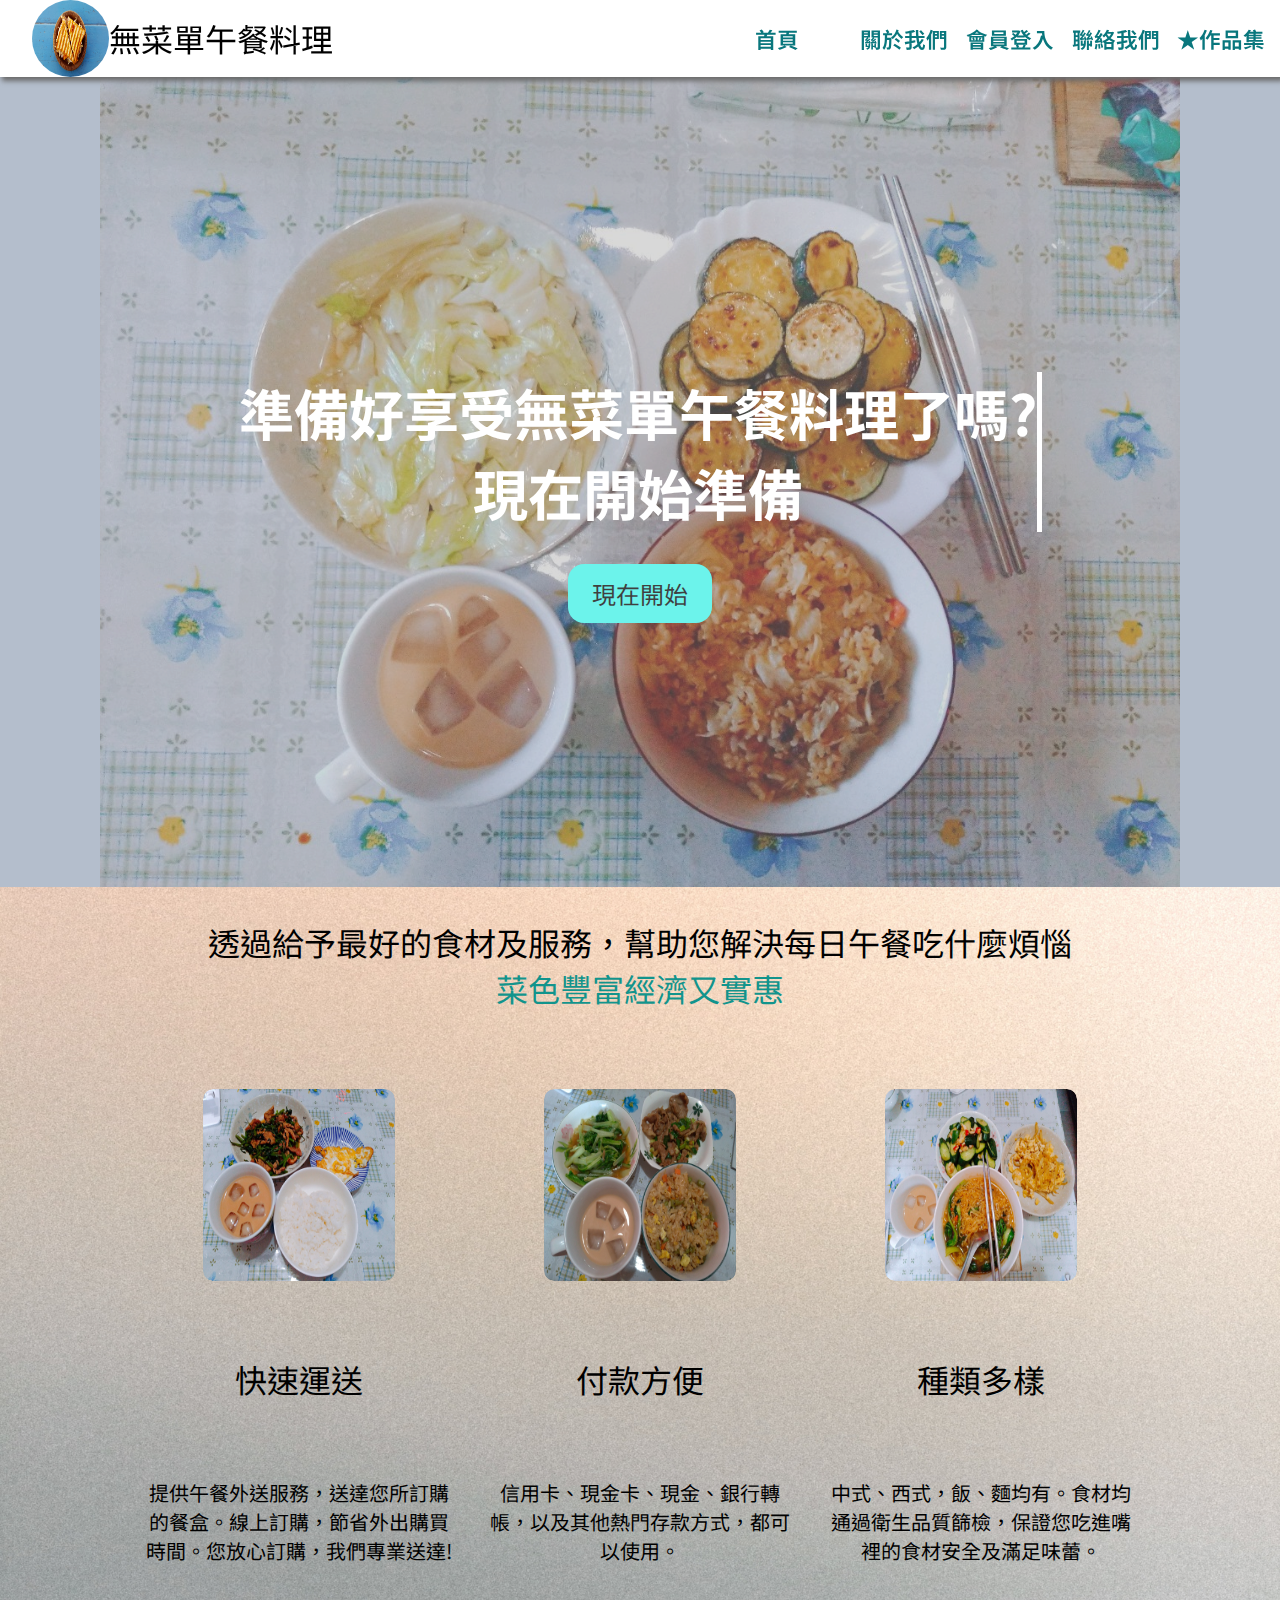
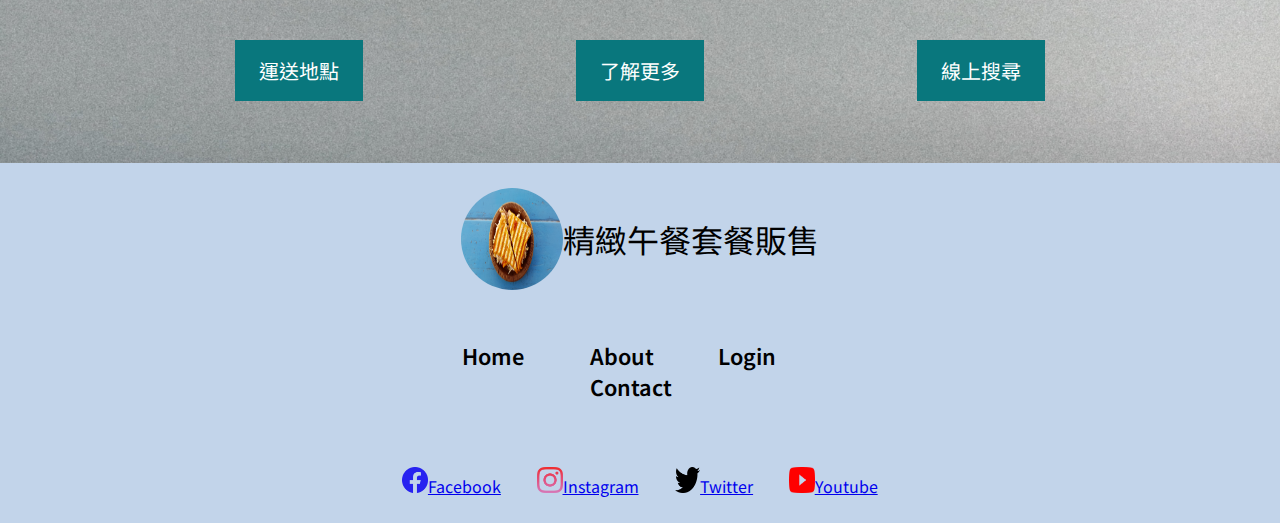
<file: Interview Portfolit Project/Project2-Lunch Project/index.html>
<!DOCTYPE html>
<html lang="zh-Hant" >
    <head>
        <meta charset="utf-8"/>
        <meta name="viewport" content="width=device-width,initial-scale=1"/>
        <title>精緻午餐套餐販售|客製化無菜單午餐套餐料理網站</title>
        <mata name="robots" content="index,follow"/>
        <meta name="description" content="我們提供夏威夷旅遊租借服務，例如:衝浪板 車子 帳篷等等。" />
        <link rel="preconnect" href="https://fonts.googleapis.com">
        <link rel="preconnect" href="https://fonts.gstatic.com" crossorigin>
        <link href="https://fonts.googleapis.com/css2?family=Noto+Sans+TC&display=swap" rel="stylesheet"> 
        <link rel="stylesheet" href="./styles/style.css" />
    </head>
    <body>
        <header>
            <div class="logo">
                <img src="./Pictures/logolunch.jpg" alt="Logo" />
                <h1>無菜單午餐料理</h1>
            </div>

            <nav>
                <ul>
                    <li><a href="#">首頁</a></li>
                    <li><a href="#">關於我們</a></li>
                    <li><a href="#">會員登入</a></li>
                    <li><a href="#">聯絡我們</a></li>
                    <li><a href="../profolio.html">★作品集</a></li>
                </ul>
            </nav>
        </header>

        <main>
            <section class="backimage">
                <div class="filter"></div>
                <h3 class="one">準備好享受無菜單午餐料理了嗎?<br/>現在開始準備
                    <!-- 現在開始準備 -->
                </h3>
                <button class="start">現在開始</button>
            </section>

            <section class="second">
                <h2>透過給予最好的食材及服務，幫助您解決每日午餐吃什麼煩惱<br/>
                    <span style="color: #12948c;">菜色豐富經濟又實惠</span>
                </h2>

                <section class="cards">
                    <div class="cards">
                        <div class="image-container">
                            <img src="./Pictures/cardlunch1.jpg" alt="pictures" title="夏威夷群島海灘" />
                        </div>
                        <h4>快速運送</h4>
                        <p>提供午餐外送服務，送達您所訂購的餐盒。線上訂購，節省外出購買時間。您放心訂購，我們專業送達!</p>
                        <a href="#">運送地點</a>
                    </div>

                    <div class="cards">
                        <div class="image-container">
                            <img src="./Pictures/cardlunch2.jpg" alt="pictures" title="夏威夷群島山脈" />
                        </div>
                        <h4>付款方便</h4>
                        <p>信用卡、現金卡、現金、銀行轉帳，以及其他熱門存款方式，都可以使用。</p>
                        <a href="#">了解更多</a>
                        </div>
                        

                    <div class="cards">
                        <div class="image-container">
                            <img src="./Pictures/cardlunch5.jpg" alt="pictures" title="衝浪板出租" />
                        </div>
                        <h4>種類多樣</h4>
                        <p>中式、西式，飯、麵均有。食材均通過衛生品質篩檢，保證您吃進嘴裡的食材安全及滿足味蕾。</p>
                        <a href="#">線上搜尋</a>
                    </div>
                    
                        

                </section>
                

            </section>
        </main>

        <footer>
            <div class="logo">
                <img src="./Pictures/logolunch.jpg" alt="Logo" />
                <h1>精緻午餐套餐販售</h1>
            </div>

            <nav>
                <ul>
                    <li><a href="#">Home</a></li>
                    <li><a href="#">About</a></li>
                    <li><a href="#">Login</a></li>
                    <li><a href="#">Contact</a></li>
                </ul>
            </nav>

            <section class="links">
                <a href="#"><img src="./資源包1/Icons/Vector.png">Facebook</a>
                <a href="#"><img src="./資源包1/Icons/Vector2.png">Instagram</a>
                <a href="#"><img src="./資源包1/Icons/Vector3.png">Twitter</a>
                <a href="#"><img src="./資源包1/Icons/Vector4.png">Youtube</a>
            </section>
        </footer>


    </body>
    <script src="./styles/app.js"></script>
</html>
</file>
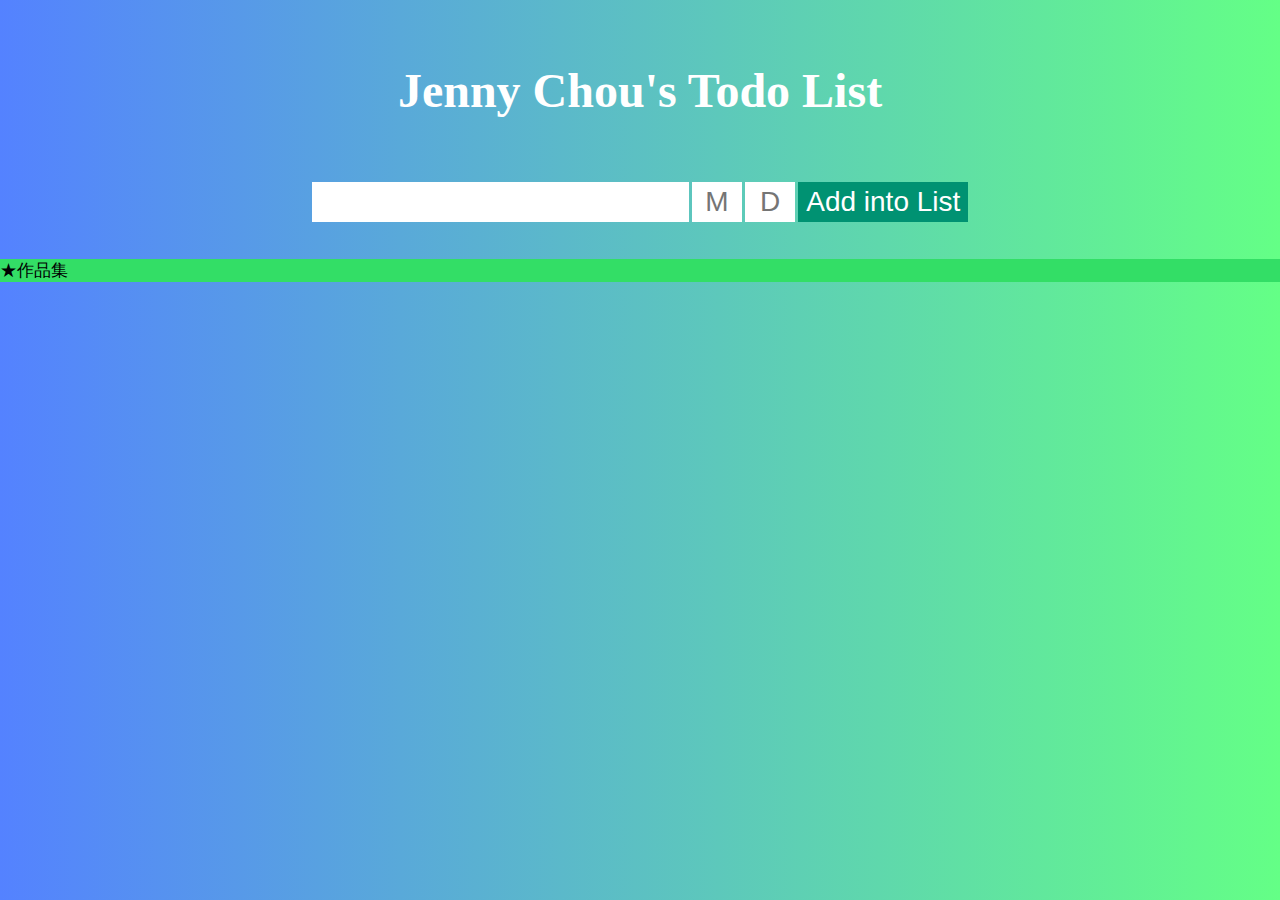
<file: Interview Portfolit Project/Project4-TODO LIST Project/index.html>
<!DOCTYPE html >
<html lang="zh-Hant">
    <head>
        <meta charset="UTF-8" />
        <meta name="viewport" content="width=device-width,initial-scale=1"/>
        <title>TODO LIST</title>
        <mata name="robots" content="index,follow"/>
        <meta name="author" content="Jenny Chou" />
        <meta name="description" content="" />
        <link rel="stylesheet" href="https://cdnjs.cloudflare.com/ajax/libs/font-awesome/6.1.1/css/all.min.css" integrity="sha512-KfkfwYDsLkIlwQp6LFnl8zNdLGxu9YAA1QvwINks4PhcElQSvqcyVLLD9aMhXd13uQjoXtEKNosOWaZqXgel0g==" crossorigin="anonymous" referrerpolicy="no-referrer" />
        <link rel="stylesheet" href="./styles/style.css" />
    </head>

    <body>
        <header>
            <h1>Jenny Chou's Todo List</h1>
        </header>

        <form>
            <input type="text">
            <input type="number" min="1" max="12" placeholder="M" required>
            <input type="number" min="1" max="31" placeholder="D" required>
            <button type="submit">Add into List</button>
        </form>

        <br />
        <br />

        <div style="background-color: rgb(51, 222, 102);">
            <a href="../profolio.html">★作品集</a>
        </div>

        <section></section>
    </body>
    <script src="./app.js"></script>
</html>
</file>
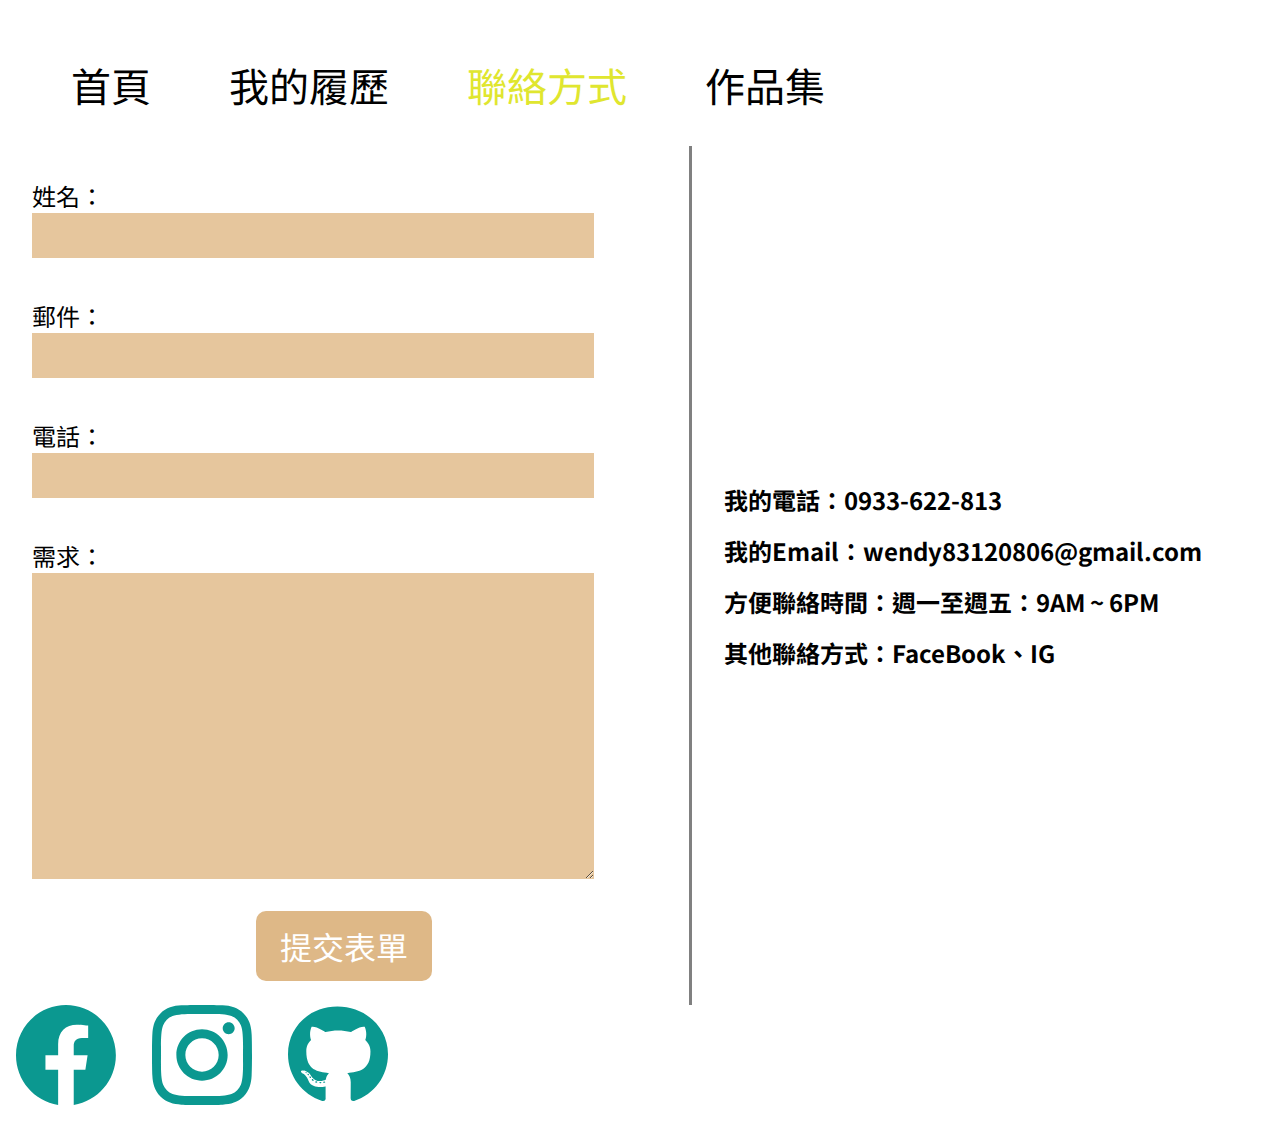
<file: Interview Portfolit Project/contact.html>
<!DOCTYPE html>
<html lang="zh-Hant">
    <head>
        <meta charset="utf-8"/>
        <meta name="viewport" content="width=device-width,initial-scale=1"/>
        <title>聯絡方式|Jenny 網頁前端工程師</title>
        <mata name="robots" content="index,follow"/>
        <meta name="author" content="Jenny Chou" />
        <meta name="description" content="這是Jenny Chou的個人網站。Jenny Chou是來自台灣的網頁開發人員" />
        <link rel="preconnect" href="https://fonts.googleapis.com">
        <link rel="preconnect" href="https://fonts.gstatic.com" crossorigin>
        <link href="https://fonts.googleapis.com/css2?family=Noto+Sans+TC&display=swap" rel="stylesheet">
        <link rel="stylesheet" href="./styles/style.css" />
    </head>

    <body>
        <header>
            <nav>
                <ul>
                    <li><a href="index.html">首頁</a></li>
                    <li><a href="resume.html">我的履歷</a></li>
                    <li><a class="active" href="#">聯絡方式</a></li>
                    <li><a href="profolio.html">作品集</a></li>
                    <!-- <li><a href="./Project1-台灣經濟發展歷史/index.html">Taiwan Project</a></li>
                    <li><a href="./Project2-Hawaii Project/index.html">Hawail Project</a></li> -->
                </ul>
            </nav>
        </header>

        <main>
            <section class="form">
                <form>
                    <div>
                    <label for="name">姓名：</label>
                    <input type="text" name="name" value="" />
                    </div>
                    <br/>
    
                    <div>
                    <label for="email">郵件：</label>
                    <input type="email" name="email" value="" />
                    </div>
                    <br/>
                    
                    <div>
                    <label for="phone">電話：</label>
                    <input type="text" name="phone" value="" />
                    </div>
                    <br/>
                    
                    <div>
                    <label for="need">需求：</label>
                    <textarea name="need" id="need" rows="10"></textarea>
                    </div>
                    <br/>
    
                    <button type="submit">提交表單</button>
                </form>
            </section>
            

            <div class="line"></div>
            
            <section class="contact">
                <div class="content">
                    <h2>我的電話：0933-622-813</h2>
                    <h2>我的Email：wendy83120806@gmail.com</h2>
                    <h2>方便聯絡時間：週一至週五：9AM ~ 6PM</h2>
                    <h2>其他聯絡方式：FaceBook、IG</h2>
                </div>
            </section>
            
            
        </main>





        <footer>
            <a href="#"><img src="./資源包/ICONS/facebook.svg " alt="facebook" title="facebook page" /></a>
            <a href="#"><img src="./資源包/ICONS/instagram.svg" alt="instagram" title="instagram page" /></a>
            <a href="#"><img src="./資源包/ICONS/github-brands 1.svg" alt="github" title="github page" /></a>
        </footer>
    </body>


</html>
</file>
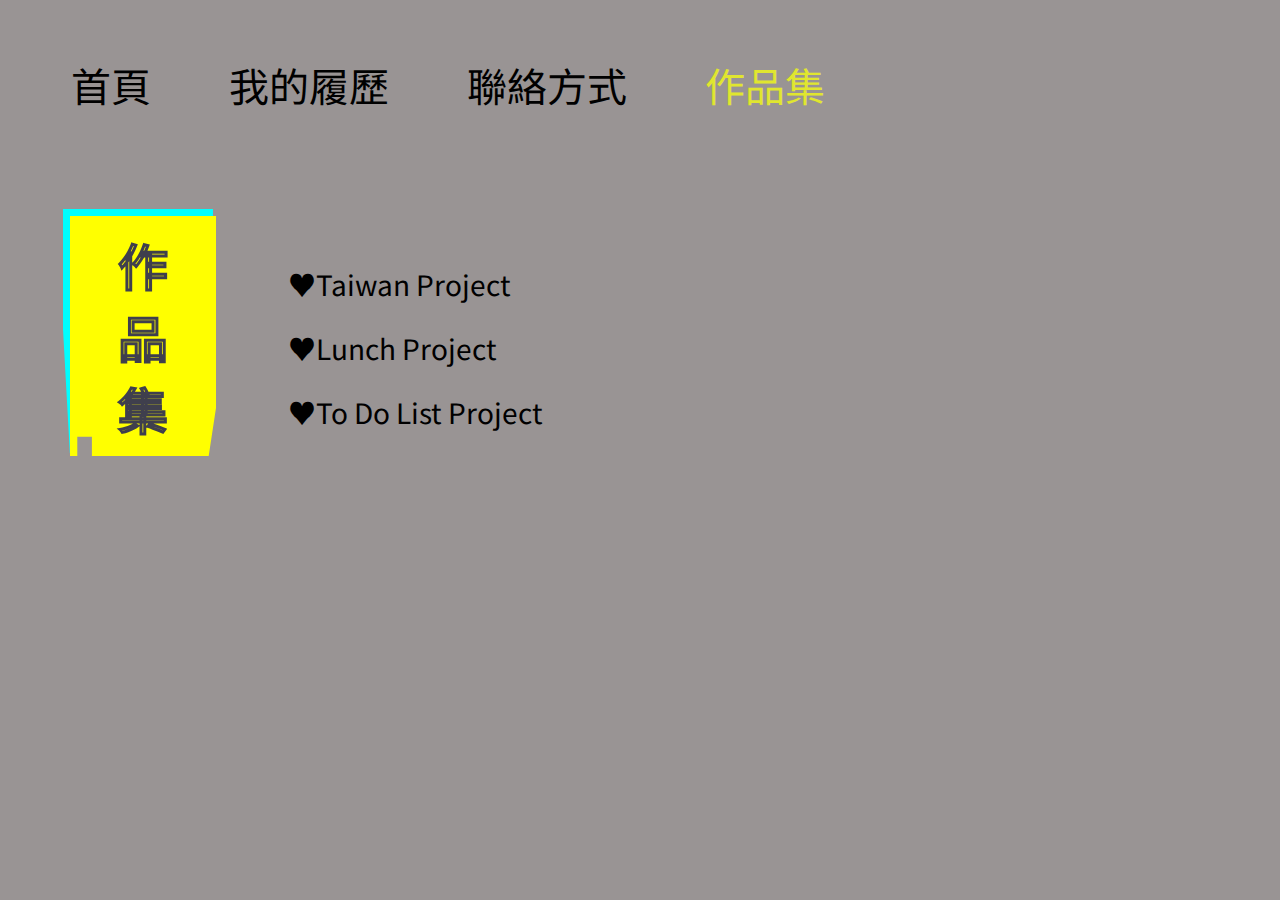
<file: Interview Portfolit Project/profolio.html>
<!DOCTYPE html>
<html lang="zh-Hant" >
    <head>
        <meta charset="utf-8"/>
        <meta name="viewport" content="width=device-width,initial-scale=1"/>
        <title>首頁|JennyChou Front-End Web Developer</title>
        <mata name="robots" content="index,follow"/>
        <meta name="author" content="Jenny Chou" />
        <meta name="description" content="這是Jenny Chou的個人網站。Jenny Chou是來自台灣的網頁開發人員" />
        <link rel="preconnect" href="https://fonts.googleapis.com">
        <link rel="preconnect" href="https://fonts.gstatic.com" crossorigin>
        <link href="https://fonts.googleapis.com/css2?family=Noto+Sans+TC&display=swap" rel="stylesheet">
        <link rel="stylesheet" href="./styles/animation.css" />
        <link rel="stylesheet" href="./styles/style.css" />
        
    </head>

    <body class="i">
        <header>
            <nav>
                <ul>
                    <li><a href="index.html">首頁</a></li>
                    <li><a href="resume.html">我的履歷</a></li>
                    <li><a href="contact.html">聯絡方式</a></li>
                    <li><a class="active" href="#">作品集</a></li>
                    <!-- <li><a href="./Project1-台灣經濟發展歷史/index.html">Taiwan Project</a></li>
                    <li><a href="./Project2-Hawaii Project/index.html">Hawail Project</a></li> -->
                    <!-- <li><a href="#">Todo List Project</a></li>
                    <li><a href="#">Google Login Project</a></li>
                    <li><a href="#">Photo Website Project</a></li> -->
                </ul>
            </nav>
        </header>

        <main>
            <section class="ri">
                <div class="aa">
                    <div class="pros">
                        <p>作品集</p>
                    </div>
                <ul>
                    <li><a style="font-size:1.75rem;" href="./Project1-台灣農工業發展歷史/index.html">♥Taiwan Project</a></li>
                    <li><a style="font-size:1.75rem;" href="./Project2-Lunch Project/index.html">♥Lunch Project</a></li>
                    <li><a style="font-size:1.75rem;" href="./Project4-TODO LIST Project/index.html">♥To Do List Project</a></li>
                    <!-- <li><a style="font-size:1.75rem;" href="./Project5-Google Login/index.js">♥Google Login Project</a></li>
                    <li><a style="font-size:1.75rem;" href="./project6-photo-website/public/index.html">♥Photo Website Project</a></li> -->
                </ul>
                </div>
            </section>
        </main>  
    </body>

</html>
</file>
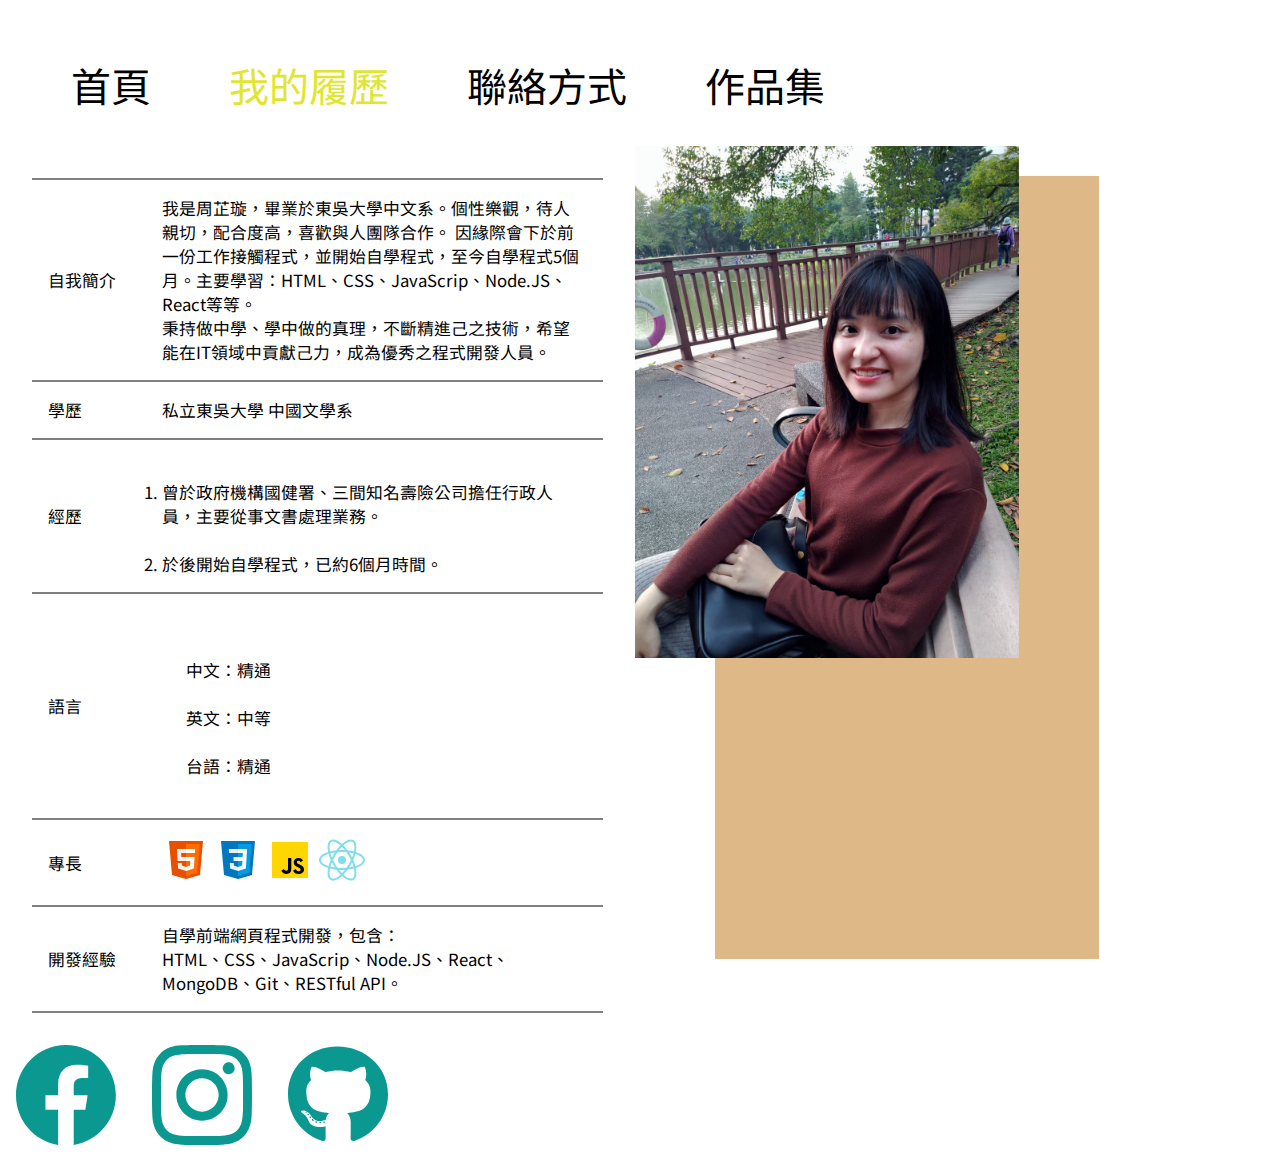
<file: Interview Portfolit Project/resume.html>
<!DOCTYPE html>
<html lang="zh-Hant" >
    <head>
        <meta charset="utf-8"/>
        <meta name="viewport" content="width=device-width,initial-scale=1"/>
        <title>JennyChou's page|JennyChou Front-End Web Developer</title>
        <mata name="robots" content="index,follow"/>
        <meta name="author" content="Jenny Chou" />
        <meta name="description" content="這是Jenny Chou的個人網站。Jenny Chou是來自台灣的網頁開發人員" />
        <link rel="preconnect" href="https://fonts.googleapis.com">
        <link rel="preconnect" href="https://fonts.gstatic.com" crossorigin>
        <link href="https://fonts.googleapis.com/css2?family=Noto+Sans+TC&display=swap" rel="stylesheet">
        <link rel="stylesheet" href="./styles/style.css" />
    </head>

    <body>

        <header>
            <nav>
                <ul>
                    <li><a href="index.html">首頁</a></li>
                    <li><a class="active" href="#">我的履歷</a></li>
                    <li><a href="contact.html">聯絡方式</a></li>
                    <li><a href="profolio.html">作品集</a></li>
                    <!-- <li><a href="#">Taiwan Project</a></li>
                    <li><a href="#">Hawail Project</a></li> -->
                </ul>
            </nav>
        </header>

        <main>
            <section class="table">
                <table>
                    <tr style="border-top: 2px solid gray">
                        <td style="width: 20%">自我簡介</td>
                        <td style="width: 80%">我是周芷璇，畢業於東吳大學中文系。個性樂觀，待人親切，配合度高，喜歡與人團隊合作。
                            因緣際會下於前一份工作接觸程式，並開始自學程式，至今自學程式5個月。主要學習：HTML、CSS、JavaScrip、Node.JS、React等等。<br />
                            秉持做中學、學中做的真理，不斷精進己之技術，希望能在IT領域中貢獻己力，成為優秀之程式開發人員。
                        </td>
                    </tr>

                    <tr>
                        <td>學歷</td>
                        <td>私立東吳大學 中國文學系</td>
                    </tr>

                    <tr>
                        <td>經歷</td>
                        <td>
                            <ol>
                                <li>曾於政府機構國健署、三間知名壽險公司擔任行政人員，主要從事文書處理業務。</li>
                                <li>於後開始自學程式，已約6個月時間。</li>
                            </ol>
                        </td>
                    </tr>

                    <tr>
                        <td>語言</td>
                        <td>
                            <ul>
                                <li>中文：精通</li>
                                <li>英文：中等</li>
                                <li>台語：精通</li>
                            </ul>
                        </td>
                    </tr>

                    <tr>
                        <td>專長</td>
                        <td>
                            <img src="./資源包/ICONS/icons8-html-5.svg" title="HTML5" alt="HTML5" />
                            <img src="./資源包/ICONS/icons8-css3.svg" title="CSS3" alt="CSS3" />
                            <img src="./資源包/ICONS/icons8-javascript.svg" title="JavaScript" alt="JavaScript" />
                            <img src="./資源包/ICONS/icons8-react-native.svg" title="React" alt="React" />
                        </td>
                    </tr>

                    <tr>
                        <td>開發經驗</td>
                        <td>自學前端網頁程式開發，包含：<BR />
                            HTML、CSS、JavaScrip、Node.JS、React、MongoDB、Git、RESTful API。</td>
                    </tr>
                </table>
            </section>

            <section class="picture">
                <img src="./資源包/個人照(長方).jpg" alt="" />
                <div class="orangerect"></div>
            </section>
        </main>

        <footer>
            <a href="#"><img src="./資源包/ICONS/facebook.svg " alt="facebook" title="facebook page" /></a>
            <a href="#"><img src="./資源包/ICONS/instagram.svg" alt="instagram" title="instagram page" /></a>
            <a href="#"><img src="./資源包/ICONS/github-brands 1.svg" alt="github" title="github page" /></a>
        </footer>

    </body>
</html>
</file>
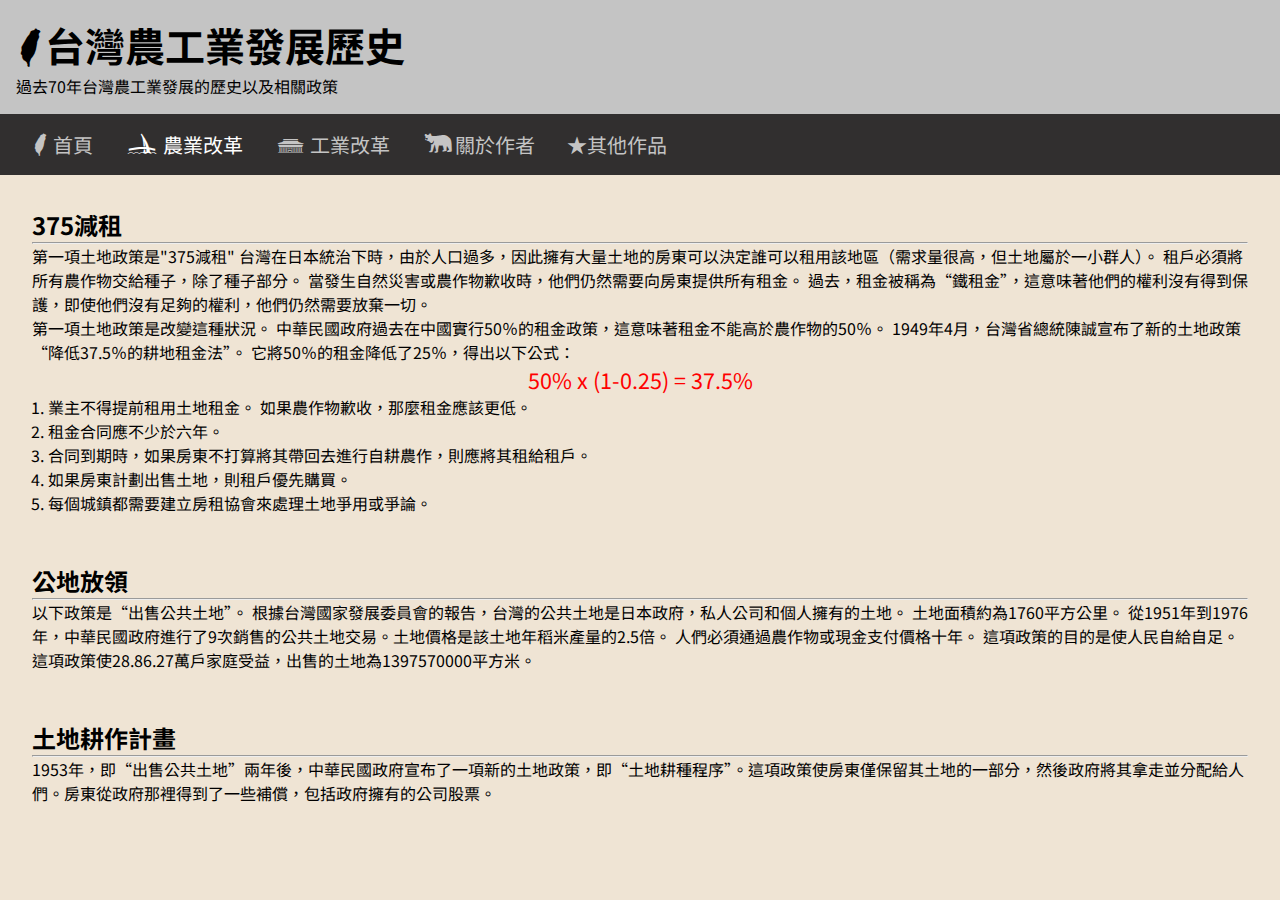
<file: Interview Portfolit Project/Project1-台灣農工業發展歷史/agriculture.html>
<!DOCTYPE html>
<html lang="zh">
  <head>
    <meta charset="UTF-8" />
    <meta name="viewport" content="width=device-width, initial-scale=1.0" />
    <base target="_self" />
    <title>農業改革 | 台灣農工業發展歷史</title>
    <meta
      name="description"
      content="此網站展示台灣過去五十至七十年的農工業發展歷史，以及促成其發展的相關政策"
    />
    <link
      href="https://fonts.googleapis.com/css2?family=Noto+Sans+TC&display=swap"
      rel="stylesheet"
    />
    <link rel="stylesheet" href="./style.css" />
    <link rel="stylesheet" href="./twicon (1)/twicon.css" />
    <!--This part is the head icons of the page-->
    <link rel="icon" href="./taiwanIcon.png" />
  </head>

  <body>
    <main>
      <header>
        <h1><i class="twicon-main-island"></i>台灣農工業發展歷史</h1>
        <p>過去70年台灣農工業發展的歷史以及相關政策</p>
      </header>

      <!--這裡是nav bar-->
      <nav>
        <ul>
          <li>
            <a href="index.html"><i class="twicon-main-island"></i> 首頁</a>
          </li>
          <li>
            <a href="agriculture.html" class="active"
              ><i class="twicon-lovers-brg"></i> 農業改革</a
            >
          </li>
          <li>
            <a href="industralization.html"
              ><i class="twicon-taipei-stn"></i> 工業改革</a
            >
          </li>
          <li>
            <a href="author.html"><i class="twicon-black-bear"></i>關於作者</a>
          </li>
          <li>
            <a href="../profolio.html">★其他作品</a>
          </li>
          <!-- <li>
            <a href="economy.html"><i class="twicon-taipei101"></i> 經濟起飛</a>
          </li>
          <li>
            <a href="author.html"><i class="twicon-black-bear"></i> 關於作者</a>
          </li> -->
        </ul>
      </nav>

      <section class="container">
        <section class="left">
          <h2>375減租</h2>
          <hr />
          <p>
            第一項土地政策是"375減租"
            台灣在日本統治下時，由於人口過多，因此擁有大量土地的房東可以決定誰可以租用該地區（需求量很高，但土地屬於一小群人）。
            租戶必須將所有農作物交給種子，除了種子部分。
            當發生自然災害或農作物歉收時，他們仍然需要向房東提供所有租金。
            過去，租金被稱為“鐵租金”，這意味著他們的權利沒有得到保護，即使他們沒有足夠的權利，他們仍然需要放棄一切。
          </p>
          <p>
            第一項土地政策是改變這種狀況。
            中華民國政府過去在中國實行50％的租金政策，這意味著租金不能高於農作物的50％。
            1949年4月，台灣省總統陳誠宣布了新的土地政策“降低37.5％的耕地租金法”。
            它將50％的租金降低了25％，得出以下公式：
          </p>
          <p class="special">50% x (1-0.25) = 37.5%</p>

          <ol style="margin-left: 1rem">
            <li>
              業主不得提前租用土地租金。 如果農作物歉收，那麼租金應該更低。
            </li>
            <li>租金合同應不少於六年。</li>
            <li>
              合同到期時，如果房東不打算將其帶回去進行自耕農作，則應將其租給租戶。
            </li>
            <li>如果房東計劃出售土地，則租戶優先購買。</li>
            <li>每個城鎮都需要建立房租協會來處理土地爭用或爭論。</li>
          </ol>

          <br />
          <br />

          <h2>公地放領</h2>
          <hr />
          <p>
            以下政策是“出售公共土地”。
            根據台灣國家發展委員會的報告，台灣的公共土地是日本政府，私人公司和個人擁有的土地。
            土地面積約為1760平方公里。
            從1951年到1976年，中華民國政府進行了9次銷售的公共土地交易。土地價格是該土地年稻米產量的2.5倍。
            人們必須通過農作物或現金支付價格十年。
            這項政策的目的是使人民自給自足。
            這項政策使28.86.27萬戶家庭受益，出售的土地為1397570000平方米。
          </p>

          <br />
          <br />

          <h2>土地耕作計畫</h2>
          <hr />
          <p>
            1953年，即“出售公共土地”兩年後，中華民國政府宣布了一項新的土地政策，即“土地耕種程序”。這項政策使房東僅保留其土地的一部分，然後政府將其拿走並分配給人們。房東從政府那裡得到了一些補償，包括政府擁有的公司股票。
          </p>
        </section>
      </section>
    </main>
  </body>
</html>
</file>
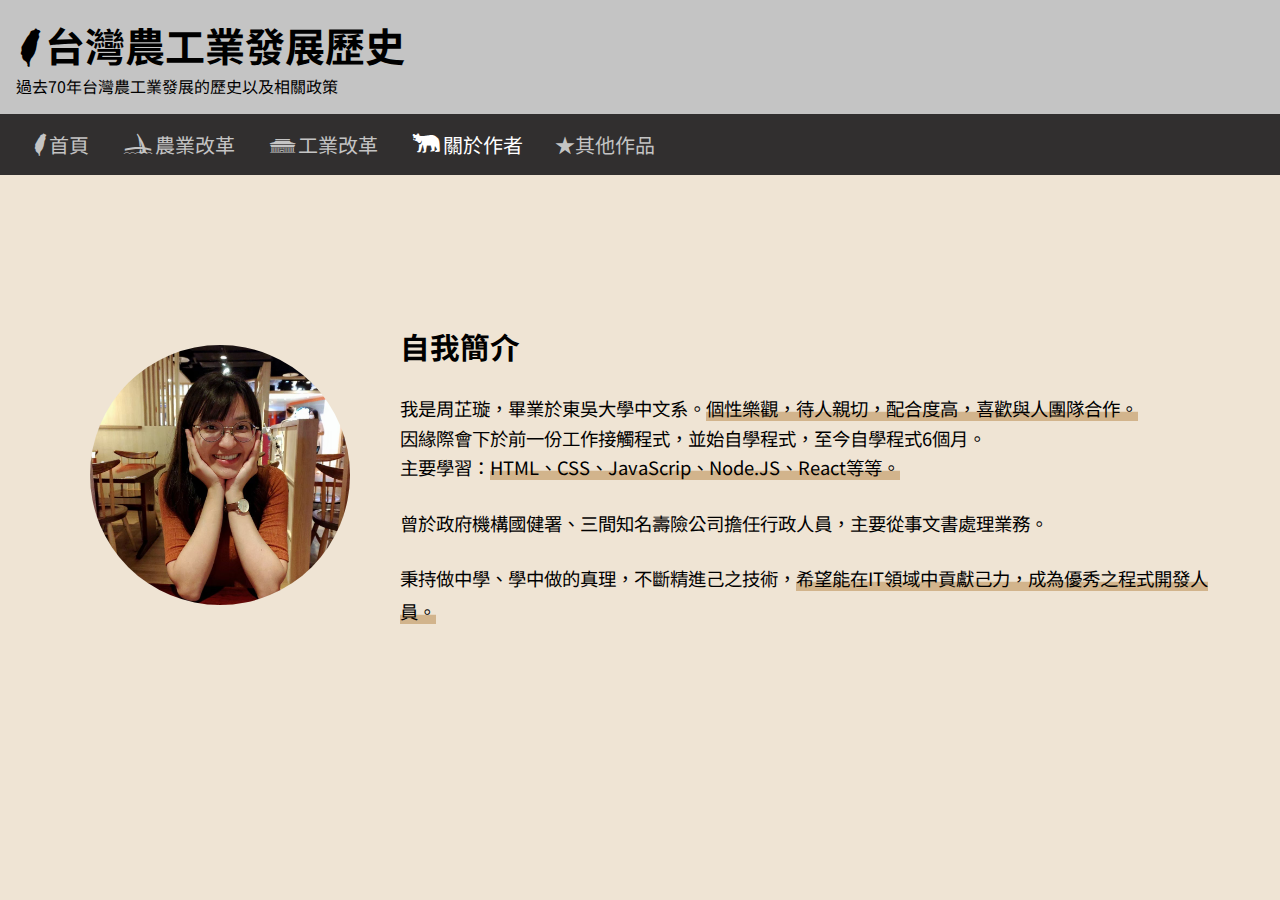
<file: Interview Portfolit Project/Project1-台灣農工業發展歷史/author.html>
<!DOCTYPE html>
<html lang="zh-Hant">
  <head>
    <meta charset="UTF-8" />
    <meta name="viewport" content="width=device-width, initial-scale=1.0" />
    <base target="_self" />
    <title>關於作者 | 台灣農工業發展歷史</title>
    <meta
      name="description"
      content="此網站展示台灣過去五十至七十年的農工業發展歷史，以及促成其發展的相關政策"
    />
    <!--字體設計-->
    <link
      href="https://fonts.googleapis.com/css2?family=Noto+Sans+TC&display=swap"
      rel="stylesheet"
    />
    <link rel="stylesheet" href="./style.css" />
    <link rel="stylesheet" href="./twicon (1)/twicon.css" />
    <!--This part is the head icons of the page-->
    <link rel="icon" href="./taiwanIcon.png" />
  </head>

  <body>
    <main>
        <header>
            <h1><i class="twicon-main-island"></i>台灣農工業發展歷史</h1>
            <p>過去70年台灣農工業發展的歷史以及相關政策</p>
          </header>

          <nav>
            <ul>
              <li>
                <a href="index.html"
                  ><i class="twicon-main-island"></i>首頁</a
                >
              </li>
              <li>
                <a href="agriculture.html"
                  ><i class="twicon-lovers-brg"></i>農業改革</a
                >
              </li>
              <li>
                <a href="industralization.html"
                  ><i class="twicon-taipei-stn"></i>工業改革</a
                >
              </li>
              <li>
                <a href="author.html" class="active"><i class="twicon-black-bear"></i>關於作者</a>
              </li>
              <li>
                <a href="../profolio.html">★其他作品</a>
              </li>
              <!-- <li>
                <a href="economy.html"><i class="twicon-taipei101"></i>經濟起飛</a>
              </li>
              <li>
                <a href="author.html"><i class="twicon-black-bear"></i>關於作者</a>
              </li> -->
            </ul>
          </nav>

          <div class="selfintro">
            <div class="selfpic">
                <img class="mp" src="./個人照(正方).jpg" alt="作者圖片">
            </div>
    
            <div class="selftext">
                <h2 class="ch">自我簡介</h2><br/>
                <p class="in">我是周芷璇，畢業於東吳大學中文系。<span class="highlight">個性樂觀，待人親切，配合度高，喜歡與人團隊合作。</span><br/>
                    因緣際會下於前一份工作接觸程式，並始自學程式，至今自學程式6個月。<br/>
                    主要學習：<span class="highlight">HTML、CSS、JavaScrip、Node.JS、React等等。</span><br/><br/>
                    曾於政府機構國健署、三間知名壽險公司擔任行政人員，主要從事文書處理業務。<br/><br/>
                    秉持做中學、學中做的真理，不斷精進己之技術，<span class="highlight">希望能在IT領域中貢獻己力，成為優秀之程式開發人員。</span></p>
            </div>
          </div>

    </main>

    </body>

  </html>
</file>
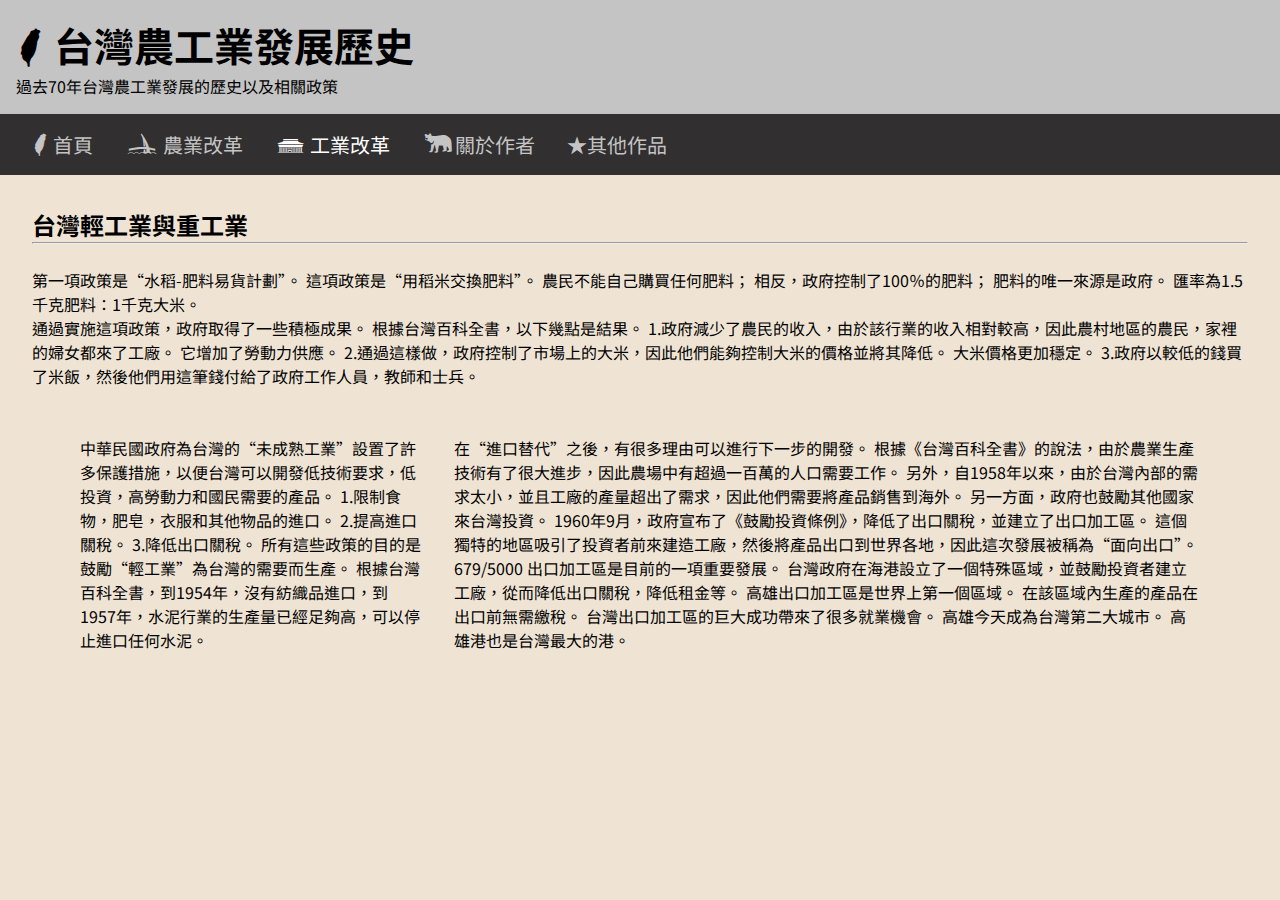
<file: Interview Portfolit Project/Project1-台灣農工業發展歷史/industralization.html>
<!DOCTYPE html>
<html lang="zh">
  <head>
    <meta charset="UTF-8" />
    <meta name="viewport" content="width=device-width, initial-scale=1.0" />
    <base target="_self" />
    <title>工業改革 | 台灣農工業發展歷史</title>
    <meta
      name="description"
      content="此網站展示台灣過去五十至七十年的農工業發展歷史，以及促成其發展的相關政策"
    />
    <link
      href="https://fonts.googleapis.com/css2?family=Noto+Sans+TC&display=swap"
      rel="stylesheet"
    />
    <link rel="stylesheet" href="./style.css" />
    <link rel="stylesheet" href="./twicon (1)/twicon.css" />
    <!--This part is the head icons of the page-->
    <link rel="icon" href="./taiwanIcon.png" />
  </head>

  <body>
    <main>
      <header>
        <h1><i class="twicon-main-island"></i> 台灣農工業發展歷史</h1>
        <p>過去70年台灣農工業發展的歷史以及相關政策</p>
      </header>

      <!--這裡是nav bar-->
      <nav>
        <ul>
          <li>
            <a href="index.html"><i class="twicon-main-island"></i> 首頁</a>
          </li>
          <li>
            <a href="agriculture.html"
              ><i class="twicon-lovers-brg"></i> 農業改革</a
            >
          </li>
          <li>
            <a href="industralization.html" class="active"
              ><i class="twicon-taipei-stn"></i> 工業改革</a
            >
          </li>
          <li>
            <a href="author.html"><i class="twicon-black-bear"></i>關於作者</a>
          </li>
          <li>
            <a href="../profolio.html">★其他作品</a>
          </li>
          <!-- <li>
            <a href="economy.html"><i class="twicon-taipei101"></i> 經濟起飛</a>
          </li>
          <li>
            <a href="author.html"><i class="twicon-black-bear"></i> 關於作者</a>
          </li> -->
        </ul>
      </nav>

      <section class="container">
        <section class="left">
          <h2>台灣輕工業與重工業</h2>
          <hr />
          <br />
          <p>
            第一項政策是“水稻-肥料易貨計劃”。 這項政策是“用稻米交換肥料”。
            農民不能自己購買任何肥料； 相反，政府控制了100％的肥料；
            肥料的唯一來源是政府。 匯率為1.5千克肥料：1千克大米。
          </p>
          <p>
            通過實施這項政策，政府取得了一些積極成果。
            根據台灣百科全書，以下幾點是結果。
            1.政府減少了農民的收入，由於該行業的收入相對較高，因此農村地區的農民，家裡的婦女都來了工廠。
            它增加了勞動力供應。
            2.通過這樣做，政府控制了市場上的大米，因此他們能夠控制大米的價格並將其降低。
            大米價格更加穩定。
            3.政府以較低的錢買了米飯，然後他們用這筆錢付給了政府工作人員，教師和士兵。
          </p>
          <div class="center">
            <p>
              中華民國政府為台灣的“未成熟工業”設置了許多保護措施，以便台灣可以開發低技術要求，低投資，高勞動力和國民需要的產品。
              1.限制食物，肥皂，衣服和其他物品的進口。 2.提高進口關稅。
              3.降低出口關稅。
              所有這些政策的目的是鼓勵“輕工業”為台灣的需要而生產。
              根據台灣百科全書，到1954年，沒有紡織品進口，到1957年，水泥行業的生產量已經足夠高，可以停止進口任何水泥。
            </p>
            <p>
              在“進口替代”之後，有很多理由可以進行下一步的開發。
              根據《台灣百科全書》的說法，由於農業生產技術有了很大進步，因此農場中有超過一百萬的人口需要工作。
              另外，自1958年以來，由於台灣內部的需求太小，並且工廠的產量超出了需求，因此他們需要將產品銷售到海外。
              另一方面，政府也鼓勵其他國家來台灣投資。
              1960年9月，政府宣布了《鼓勵投資條例》，降低了出口關稅，並建立了出口加工區。
              這個獨特的地區吸引了投資者前來建造工廠，然後將產品出口到世界各地，因此這次發展被稱為“面向出口”。
              679/5000 出口加工區是目前的一項重要發展。
              台灣政府在海港設立了一個特殊區域，並鼓勵投資者建立工廠，從而降低出口關稅，降低租金等。
              高雄出口加工區是世界上第一個區域。
              在該區域內生產的產品在出口前無需繳稅。
              台灣出口加工區的巨大成功帶來了很多就業機會。
              高雄今天成為台灣第二大城市。 高雄港也是台灣最大的港。
            </p>
          </div>
        </section>
      </section>
    </main>
  </body>
</html>
</file>
<file: Interview Portfolit Project/styles/animation.css>
@charset "UTF-8";
div.animation {
  width: 100%;
  height: 100vh;
  background-image: url("../資源包/封面背景.jpg");
  background-size: cover;
  background-position: center;
  opacity: 100%;
  position: fixed;
  top: 0;
  z-index: 10;
  display: -webkit-box;
  display: -ms-flexbox;
  display: flex;
  -webkit-box-pack: center;
      -ms-flex-pack: center;
          justify-content: center;
  -webkit-box-align: center;
      -ms-flex-align: center;
          align-items: center;
}

#first {
  stroke-dasharray: 302px;
  stroke-dashoffset: 302px;
  -webkit-animation: fadeInside 0.6s ease-in forwards;
          animation: fadeInside 0.6s ease-in forwards;
}

#second {
  stroke-dasharray: 413px;
  stroke-dashoffset: 413px;
  -webkit-animation: fadeInside 0.6s ease-in forwards 0.3s;
          animation: fadeInside 0.6s ease-in forwards 0.3s;
}

#third {
  stroke-dasharray: 371px;
  stroke-dashoffset: 371px;
  -webkit-animation: fadeInside 0.6s ease-in forwards 0.6s;
          animation: fadeInside 0.6s ease-in forwards 0.6s;
}

#fourth {
  stroke-dasharray: 371px;
  stroke-dashoffset: 371px;
  -webkit-animation: fadeInside 0.6s ease-in forwards 0.9s;
          animation: fadeInside 0.6s ease-in forwards 0.9s;
}

#fifth {
  stroke-dasharray: 383px;
  stroke-dashoffset: 383px;
  -webkit-animation: fadeInside 0.6s ease-in forwards 1.2s;
          animation: fadeInside 0.6s ease-in forwards 1.2s;
}

#sixth {
  stroke-dasharray: 459px;
  stroke-dashoffset: 459px;
  -webkit-animation: fadeInside 0.6s ease-in forwards 1.5s;
          animation: fadeInside 0.6s ease-in forwards 1.5s;
}

#seventh {
  stroke-dasharray: 418px;
  stroke-dashoffset: 418px;
  -webkit-animation: fadeInside 0.6s ease-in forwards 1.8s;
          animation: fadeInside 0.6s ease-in forwards 1.8s;
}

#eighth {
  stroke-dasharray: 360px;
  stroke-dashoffset: 360px;
  -webkit-animation: fadeInside 0.6s ease-in forwards 2.1s;
          animation: fadeInside 0.6s ease-in forwards 2.1s;
}

#ninth {
  stroke-dasharray: 369px;
  stroke-dashoffset: 369px;
  -webkit-animation: fadeInside 0.6s ease-in forwards 2.4s;
          animation: fadeInside 0.6s ease-in forwards 2.4s;
}

#tenth {
  stroke-dasharray: 1386px;
  stroke-dashoffset: 1386px;
  -webkit-animation: fadeInside 0.6s ease-in forwards;
          animation: fadeInside 0.6s ease-in forwards;
}

#eleventh {
  stroke-dasharray: 1133px;
  stroke-dashoffset: 1133px;
  -webkit-animation: fadeInside 0.6s ease-in forwards 0.4s;
          animation: fadeInside 0.6s ease-in forwards 0.4s;
}

#twelfth {
  stroke-dasharray: 1174px;
  stroke-dashoffset: 1174px;
  -webkit-animation: fadeInside 0.6s ease-in forwards 0.8s;
          animation: fadeInside 0.6s ease-in forwards 0.8s;
}

#thirteenth {
  stroke-dasharray: 1389px;
  stroke-dashoffset: 1389px;
  -webkit-animation: fadeInside 0.6s ease-in forwards 1.2s;
          animation: fadeInside 0.6s ease-in forwards 1.2s;
}

#fourteenth {
  stroke-dasharray: 606px;
  stroke-dashoffset: 606px;
  -webkit-animation: fadeInside 0.6s ease-in forwards 1.6s;
          animation: fadeInside 0.6s ease-in forwards 1.6s;
}

#fifteenth {
  stroke-dasharray: 1284px;
  stroke-dashoffset: 1284px;
  -webkit-animation: fadeInside 0.6s ease-in forwards 2s;
          animation: fadeInside 0.6s ease-in forwards 2s;
}

#sixteenth {
  stroke-dasharray: 1210px;
  stroke-dashoffset: 1210px;
  -webkit-animation: fadeInside 0.6s ease-in forwards 2.4s;
          animation: fadeInside 0.6s ease-in forwards 2.4s;
}

svg {
  -webkit-animation: fill 1s ease-in forwards 2.4s;
          animation: fill 1s ease-in forwards 2.4s;
}

@-webkit-keyframes fadeInside {
  to {
    stroke-dashoffset: 0px;
  }
}

@keyframes fadeInside {
  to {
    stroke-dashoffset: 0px;
  }
}

@-webkit-keyframes fill {
  from {
    fill: transparent;
  }
  to {
    fill: #805300;
  }
}

@keyframes fill {
  from {
    fill: transparent;
  }
  to {
    fill: #805300;
  }
}
/*# sourceMappingURL=animation.css.map */
</file>
<file: Interview Portfolit Project/styles/style.css>
* {
  padding: 0;
  margin: 0;
  -webkit-box-sizing: border-box;
          box-sizing: border-box;
  font-family: "Noto Sans TC", sans-serif;
}

body {
  position: relative;
}

.orange {
  position: absolute;
  top: -10vh;
  right: 0;
  z-index: -1;
  width: 50vw;
  height: 150vh;
}

header nav {
  width: 100%;
}

header nav ul {
  padding: 2rem;
  width: 70%;
  display: -webkit-box;
  display: -ms-flexbox;
  display: flex;
  list-style-type: none;
  -ms-flex-pack: distribute;
      justify-content: space-around;
}

header nav ul li {
  font-size: 2.5rem;
}

header nav ul li a {
  color: black;
  text-decoration: none;
}

main {
  display: -webkit-box;
  display: -ms-flexbox;
  display: flex;
  -ms-flex-wrap: wrap;
      flex-wrap: wrap;
}

main section.left {
  -webkit-box-flex: 3;
      -ms-flex: 3 1 500px;
          flex: 3 1 500px;
  padding: 2rem;
}

main section.left h1 {
  font-size: 4rem;
  color: #e08958;
}

main section.left p {
  font-size: 1.5rem;
  padding: 1rem 0rem;
}

main section.right {
  -webkit-box-flex: 1;
      -ms-flex: 1 1 600px;
          flex: 1 1 600px;
  position: relative;
}

main section.right img {
  border-radius: 50%;
  width: 30vw;
  height: 30vw;
  position: absolute;
  top: 49vh;
  right: 10vw;
  -webkit-transform: translatey(-50%);
          transform: translatey(-50%);
}

main section.table {
  -webkit-box-flex: 3;
      -ms-flex: 3 1 500px;
          flex: 3 1 500px;
  padding: 2rem;
  font-size: 1.05rem;
}

main section.table table {
  border-collapse: collapse;
}

main section.table table tr {
  border-bottom: 2px solid gray;
  -webkit-transition: all 0.2s ease;
  transition: all 0.2s ease;
}

main section.table table tr td {
  padding: 1rem;
}

main section.table table tr:hover {
  background-color: #ffe4c4;
}

main section.picture {
  -webkit-box-flex: 1;
      -ms-flex: 1 1 600px;
          flex: 1 1 600px;
  position: relative;
}

main section.picture img {
  width: 30vw;
}

main section.picture div.orangerect {
  width: 30vw;
  height: 87vh;
  background-color: #deb887;
  position: absolute;
  top: 30px;
  left: 80px;
  z-index: -1;
}

section.form {
  -webkit-box-flex: 1;
      -ms-flex: 1 1 600px;
          flex: 1 1 600px;
}

section.form form {
  min-height: 70vh;
  display: -webkit-box;
  display: -ms-flexbox;
  display: flex;
  -webkit-box-orient: vertical;
  -webkit-box-direction: normal;
      -ms-flex-direction: column;
          flex-direction: column;
  -ms-flex-pack: distribute;
      justify-content: space-around;
  padding: 1.5rem;
}

section.form form div {
  margin: 0.5rem;
}

section.form form div label {
  font-size: 1.5rem;
  margin-right: 1rem;
}

section.form form div input, section.form form div textarea {
  background-color: #e6c69d;
  color: white;
  font-size: 1.25rem;
  padding: 0.5rem 0.25rem;
  border: none;
  width: 90%;
}

section.form form div textarea {
  vertical-align: top;
}

section.form form button {
  -ms-flex-item-align: center;
      -ms-grid-row-align: center;
      align-self: center;
  background-color: #deb887;
  color: white;
  border: none;
  cursor: pointer;
  padding: 0.75rem 1.5rem;
  font-size: 2rem;
  border-radius: 10px;
}

div.line {
  background-color: gray;
  width: 3px;
}

section.contact {
  display: -webkit-box;
  display: -ms-flexbox;
  display: flex;
  -webkit-box-align: center;
      -ms-flex-align: center;
          align-items: center;
  -webkit-box-flex: 1;
      -ms-flex: 1 1 500px;
          flex: 1 1 500px;
  padding: 2rem;
}

section.contact div.content h2 {
  margin: 1rem 0rem;
}

footer a {
  padding: 1rem;
}

.active {
  color: #e0e62f;
}

@media screen and (max-width: 1100px) {
  .orange {
    opacity: 0.5;
  }
  header nav ul {
    width: 100%;
    -webkit-box-orient: vertical;
    -webkit-box-direction: normal;
        -ms-flex-direction: column;
            flex-direction: column;
  }
  header nav ul li {
    padding: 1rem 0rem;
    border-bottom: 2px solid gray;
  }
  main section.right {
    display: -webkit-box;
    display: -ms-flexbox;
    display: flex;
    -webkit-box-pack: center;
        -ms-flex-pack: center;
            justify-content: center;
    -webkit-box-align: center;
        -ms-flex-align: center;
            align-items: center;
    margin: 1rem;
  }
  main section.right img {
    position: static;
    -webkit-transform: none;
            transform: none;
    width: 50vw;
    height: 50vw;
  }
  main section.picture {
    display: -webkit-box;
    display: -ms-flexbox;
    display: flex;
    -webkit-box-pack: center;
        -ms-flex-pack: center;
            justify-content: center;
    -webkit-box-align: center;
        -ms-flex-align: center;
            align-items: center;
  }
  main section.picture img {
    width: 60vw;
  }
  main section.picture div.orangerect {
    display: none;
  }
}

div.aa {
  display: -webkit-box;
  display: -ms-flexbox;
  display: flex;
  margin: 70px;
}

div.pros {
  width: 10rem;
  height: 5rem;
  text-align: center;
  margin-right: 3rem;
}

section div p {
  font-size: 50px;
  -webkit-text-stroke: 3px #3f3f4d;
  text-transform: uppercase;
  padding: 12px 48px;
  color: transparent;
  background-color: yellow;
  -webkit-box-shadow: -5px -5px 0px 2px cyan;
          box-shadow: -5px -5px 0px 2px cyan;
  -webkit-clip-path: polygon(-10% -10%, 100% -10%, 100% 80%, 95% 100%, 15% 100%, 15% 92%, 5% 92%, 5% 100%, 0% 100%);
          clip-path: polygon(-10% -10%, 100% -10%, 100% 80%, 95% 100%, 15% 100%, 15% 92%, 5% 92%, 5% 100%, 0% 100%);
}

section ul {
  width: 69%;
  display: block;
  list-style-type: none;
  -ms-flex-pack: distribute;
      justify-content: space-around;
  -ms-flex-wrap: wrap;
      flex-wrap: wrap;
  list-style-type: none;
  padding: 1.5rem;
}

li {
  font-size: 1.05rem;
  margin-top: 1.5rem;
}

a {
  text-decoration: none;
  color: black;
  -webkit-transition: all .3s linear;
  transition: all .3s linear;
}

section ul li a:hover {
  color: #fff;
  background-color: #413f3f;
}

body.i {
  background-color: #999494;
}
/*# sourceMappingURL=style.css.map */
</file>
<file: Interview Portfolit Project/Project2-Lunch Project/styles/style.css>
* {
  padding: 0;
  margin: 0;
  -webkit-box-sizing: border-box;
          box-sizing: border-box;
  font-family: "Noto Sans TC", sans-serif;
}

h1,
h2,
h3,
h4,
h5,
h6 {
  font-weight: normal;
}

header {
  display: -webkit-box;
  display: -ms-flexbox;
  display: flex;
  -webkit-box-align: center;
      -ms-flex-align: center;
          align-items: center;
  -ms-flex-wrap: wrap;
      flex-wrap: wrap;
  position: -webkit-sticky;
  position: sticky;
  top: 0;
  z-index: 5;
  background-color: white;
  -webkit-box-shadow: 3px 3px 5px 1px #6b6b6b;
          box-shadow: 3px 3px 5px 1px #6b6b6b;
  -webkit-transition: all 0.5s ease;
  transition: all 0.5s ease;
}

header div.logo {
  display: -webkit-box;
  display: -ms-flexbox;
  display: flex;
  -webkit-box-align: center;
      -ms-flex-align: center;
          align-items: center;
  -webkit-box-flex: 5;
      -ms-flex: 5 1 400px;
          flex: 5 1 400px;
  margin-left: 2rem;
}

header div.logo img {
  border-radius: 50%;
  width: 6vw;
  height: 6vw;
}

header nav {
  -webkit-box-flex: 2;
      -ms-flex: 2 1 400px;
          flex: 2 1 400px;
}

header nav ul {
  display: -webkit-box;
  display: -ms-flexbox;
  display: flex;
  list-style-type: none;
  -ms-flex-pack: distribute;
      justify-content: space-around;
}

header nav ul li a {
  color: #09777d;
  text-decoration: none;
  font-size: 1.35rem;
}

main section.backimage {
  min-height: 90vh;
  width: 100%;
  background-image: url(../Pictures/lunch2.jpg);
  opacity: 0.75;
  background-size: contain;
  background-repeat: no-repeat;
  background-position: right 50% bottom 45%;
  position: relative;
  z-index: 0;
  background-color: #c2d4ea;
  display: -webkit-box;
  display: -ms-flexbox;
  display: flex;
  -webkit-box-pack: center;
      -ms-flex-pack: center;
          justify-content: center;
  -webkit-box-align: center;
      -ms-flex-align: center;
          align-items: center;
  -webkit-box-orient: vertical;
  -webkit-box-direction: normal;
      -ms-flex-direction: column;
          flex-direction: column;
  text-align: center;
}

main section.backimage h3.one {
  font-size: 3.45rem;
  font-weight: bolder;
  color: white;
  margin: 2rem 0rem;
  border-right: solid 5px white;
  white-space: nowrap;
  overflow: hidden;
  -webkit-animation: typing 4s steps(19, end) 0.5s both, blink 600ms steps(19, end) infinite;
          animation: typing 4s steps(19, end) 0.5s both, blink 600ms steps(19, end) infinite;
}

main section.backimage button.start {
  background-color: #3bf0e5;
  color: black;
  padding: 0.75rem 1.5rem;
  font-size: 1.5rem;
  border: none;
  border-radius: 1rem;
  cursor: pointer;
}

main section.backimage div.filter {
  background-color: rgba(0, 0, 0, 0.2);
  width: 100%;
  min-height: 90vh;
  position: absolute;
  top: 0;
  z-index: -1;
}

section.second {
  display: -webkit-box;
  display: -ms-flexbox;
  display: flex;
  -webkit-box-orient: vertical;
  -webkit-box-direction: normal;
      -ms-flex-direction: column;
          flex-direction: column;
  -webkit-box-align: center;
      -ms-flex-align: center;
          align-items: center;
  text-align: center;
  background-image: url("../Pictures/bkf.jpg");
  background-size: cover;
  background-position: center;
}

section.second h2 {
  font-size: 2rem;
  margin: 2rem 0rem;
}

section.second section.cards {
  display: -webkit-box;
  display: -ms-flexbox;
  display: flex;
  width: 80%;
  min-height: 80vh;
  -ms-flex-wrap: wrap;
      flex-wrap: wrap;
}

section.second section.cards div.cards {
  display: -webkit-box;
  display: -ms-flexbox;
  display: flex;
  -webkit-box-orient: vertical;
  -webkit-box-direction: normal;
      -ms-flex-direction: column;
          flex-direction: column;
  -webkit-box-align: center;
      -ms-flex-align: center;
          align-items: center;
  -ms-flex-pack: distribute;
      justify-content: space-around;
  padding: 1rem;
  -webkit-box-flex: 1;
      -ms-flex: 1 1 200px;
          flex: 1 1 200px;
}

section.second section.cards div.cards div.image-container {
  overflow: hidden;
  width: 15vw;
  height: 15vw;
  border-radius: 10px;
}

section.second section.cards div.cards div.image-container img {
  width: 15vw;
  height: 15vw;
  border-radius: 10px;
  -webkit-transition: all 0.2s;
  transition: all 0.2s;
}

section.second section.cards div.cards img:hover {
  -webkit-transform: scale(1.2);
          transform: scale(1.2);
}

section.second section.cards div.cards h4 {
  font-size: 2rem;
  margin: 1rem 0rem;
}

section.second section.cards div.cards p {
  font-size: 1.25rem;
}

section.second section.cards div.cards a {
  margin: 1rem 0rem;
  text-decoration: none;
  padding: 1rem 1.5rem;
  background-color: #09777d;
  color: white;
  font-size: 1.25rem;
}

footer {
  display: -webkit-box;
  display: -ms-flexbox;
  display: flex;
  -webkit-box-orient: vertical;
  -webkit-box-direction: normal;
      -ms-flex-direction: column;
          flex-direction: column;
  -webkit-box-align: center;
      -ms-flex-align: center;
          align-items: center;
  min-height: 40vh;
  -ms-flex-pack: distribute;
      justify-content: space-around;
  background-color: #c2d4ea;
}

footer div.logo {
  display: -webkit-box;
  display: -ms-flexbox;
  display: flex;
  -webkit-box-align: center;
      -ms-flex-align: center;
          align-items: center;
}

footer div.logo img {
  border-radius: 50%;
  width: 10vw;
  height: 10vw;
}

nav {
  width: 30%;
}

nav ul {
  display: -webkit-box;
  display: -ms-flexbox;
  display: flex;
  list-style-type: none;
  width: 100%;
  -ms-flex-pack: distribute;
      justify-content: space-around;
  -ms-flex-wrap: wrap;
      flex-wrap: wrap;
}

nav ul li {
  -ms-flex-preferred-size: 100px;
      flex-basis: 100px;
}

nav ul li a {
  color: black;
  font-weight: 600;
  text-decoration: none;
  font-size: 1.35rem;
}

section.links a {
  margin: 0rem 1rem;
}

section.links a img {
  width: 4vw;
  height: 4vw;
}

/* width */
::-webkit-scrollbar {
  width: 10px;
}

/* Track */
::-webkit-scrollbar-track {
  background: #f1f1f1;
}

/* Handle */
::-webkit-scrollbar-thumb {
  background: #09777d;
}

@media screen and (max-width: 700px) {
  main section.second section.cards div.cards img {
    width: 40vw;
    height: 40vh;
  }
}

@media screen and (max-width: 550px) {
  header div.logo {
    margin-left: 0.5rem;
  }
  header div.logo img {
    width: 15vw;
    height: 15vw;
  }
}

footer div.logo img {
  width: 8vw;
  height: 8vw;
}

section.links {
  margin-top: 1rem;
}

section.links a img {
  width: 2vw;
  height: 2vw;
}

@-webkit-keyframes typing {
  from {
    width: 0;
  }
  to {
    width: 28ch;
  }
}

@keyframes typing {
  from {
    width: 0;
  }
  to {
    width: 28ch;
  }
}

@-webkit-keyframes blink {
  from {
    border-right-color: white;
  }
  to {
    border-right-color: transparent;
  }
}

@keyframes blink {
  from {
    border-right-color: white;
  }
  to {
    border-right-color: transparent;
  }
}
/*# sourceMappingURL=style.css.map */
</file>
<file: Interview Portfolit Project/Project4-TODO LIST Project/styles/style.css>
* {
  padding: 0;
  margin: 0;
  -webkit-box-sizing: border-box;
          box-sizing: border-box;
}

i {
  pointer-events: none;
}

body {
  background: -webkit-gradient(linear, left top, right top, from(#5482ff), to(#64ff86));
  background: linear-gradient(90deg, #5482ff, #64ff86);
}

header {
  height: 20vh;
  display: -webkit-box;
  display: -ms-flexbox;
  display: flex;
  -webkit-box-pack: center;
      -ms-flex-pack: center;
          justify-content: center;
  -webkit-box-align: center;
      -ms-flex-align: center;
          align-items: center;
}

header h1 {
  color: white;
  font-size: 3rem;
}

form {
  display: -webkit-box;
  display: -ms-flexbox;
  display: flex;
  -webkit-box-pack: center;
      -ms-flex-pack: center;
          justify-content: center;
  -webkit-box-align: center;
      -ms-flex-align: center;
          align-items: center;
  /* Chrome, Safari, Edge, Opera */
  /* Firefox */
}

form input, form button {
  border: none;
  padding: 0.25rem 0.5rem;
  font-size: 1.75rem;
  margin: 0.1rem;
}

form input[type="number"] {
  width: 50px;
  text-align: center;
}

form input::-webkit-outer-spin-button,
form input::-webkit-inner-spin-button {
  -webkit-appearance: none;
  margin: 0;
}

form input[type=number] {
  -moz-appearance: textfield;
}

form button {
  cursor: pointer;
  background-color: #009272;
  color: white;
}

section {
  display: -webkit-box;
  display: -ms-flexbox;
  display: flex;
  -webkit-box-orient: vertical;
  -webkit-box-direction: normal;
      -ms-flex-direction: column;
          flex-direction: column;
  -webkit-box-align: center;
      -ms-flex-align: center;
          align-items: center;
}

section div.todo {
  width: 30vw;
  display: -webkit-box;
  display: -ms-flexbox;
  display: flex;
  -webkit-box-align: center;
      -ms-flex-align: center;
          align-items: center;
  margin: 0.2rem 0rem;
  -webkit-transition: all 0.1s ease;
  transition: all 0.1s ease;
}

section div.todo p {
  background-color: white;
  color: black;
  padding: 0.25rem 0.5rem;
  font-size: 1.75rem;
}

section div.todo p.todo-text {
  width: 50%;
}

section div.todo p.todo-time {
  width: 20%;
  text-align: center;
}

section div.todo button {
  padding: 0.25rem 0.5rem;
  font-size: 1.75rem;
  border: none;
  cursor: pointer;
  color: white;
}

section div.todo button.complete {
  background-color: green;
}

section div.todo button.trash {
  background-color: red;
}

.done {
  opacity: 0.5;
  text-decoration: line-through;
  text-decoration-thickness: 0.2rem;
}

@-webkit-keyframes scaleUp {
  from {
    -webkit-transform: scale(0);
            transform: scale(0);
  }
  to {
    -webkit-transform: scale(1);
            transform: scale(1);
  }
}

@keyframes scaleUp {
  from {
    -webkit-transform: scale(0);
            transform: scale(0);
  }
  to {
    -webkit-transform: scale(1);
            transform: scale(1);
  }
}

@-webkit-keyframes scaleDown {
  to {
    -webkit-transform: scale(0);
            transform: scale(0);
  }
}

@keyframes scaleDown {
  to {
    -webkit-transform: scale(0);
            transform: scale(0);
  }
}

div.sort {
  width: 70px;
  border-radius: 10%;
}

a {
  font-size: 1.05rem;
  text-decoration: none;
  color: black;
}
/*# sourceMappingURL=style.css.map */
</file>
<file: Interview Portfolit Project/Project1-台灣農工業發展歷史/style.css>
* {
  padding: 0;
  margin: 0;
  box-sizing: border-box;
  font-family: "Noto Sans TC", sans-serif;
}

header {
  background-color: #c4c4c4;
  padding: 1rem;
}

header h1 {
  font-size: 2.5rem;
}

body{
  background-color: rgb(239, 228, 212);
}

header h1 i {
  font-size: 3rem;
}

nav {
  background-color: #312f2f;
  padding: 1rem;
}

nav ul {
  display: flex;
  list-style-type: none;
}

nav ul li a {
  text-decoration: none;
  color: #c4c4c4;
  margin: 1rem;
  font-size: 1.25rem;
  transition: all 0.3s ease;
}

nav ul li a i {
  font-size: 1.75rem;
}

nav ul li a:hover {
  color: white;
}

.active {
  color: white;
}

main{
  width: 100%;
  flex-wrap: wrap;
}

section.container {
  display: flex;
}

section.container a {
  color: rgba(4, 214, 151, 0.623);
  text-decoration: none;
}

section.left {
  padding: 2rem;
  flex:4 1 350px;

}

/* section.left img {
} */

div.selfintro{
  display: flex;
  margin: 150px 70px;
}

img.mp{
  width: 260px;
  height: 260px;
  border-radius: 50%;
  margin: 20px;
}

div.selftext{
  margin-left: 30px;
}

h2.ch{
  font-size: 1.85rem;
}

p.in{
  font-size: 1.15rem;
}

span{
  line-height: 1.8;
}

.highlight{
  /* background-color:#ffe4c4;
  background: linear-gradient(
  100deg,rgba(130,255,173,0) 1%, rgba(130,255,173,1.25) 3%, rgba(130,255,173,0.5) 6%,
  rgba(130,255,173,0.1) 93%, rgba(130,255,173,0.7) 96%, rgba(130,255,173,0) 98%), 
  linear-gradient(180deg,rgba(130,255,173,0) 0%,rgba(130,255,173,0.3) 8%,rgba(130,255,173,0) 15%,);
  -webkit-box-direction-break: clone;
  padding: 4px 16px;
  border-radius: 23px;
  text-shadow: -12px 12px 9px rgba(130.255.173.0.7),
  21px -18px 7px rgba(255.255.255.1),
  -18px -27px 30px rgba(255.255.255.1); */
  box-shadow: inset 0 -0.5em 0 #d2b48c;
}

section.right {
  padding: 2rem;
  flex: 1 1 250px;
  /* justify-content: center; */
 display: block;
 justify-items: auto;
}

section.right h5 {
  font-size: 1.25rem;
  text-align: center;
}

section.right iframe {
  border-radius: 2rem;
}

/* .myPicture {
  width: 25vh;
  height: 25vh;
  border-radius: 50%;
  margin: auto;
} */

section.left,
section.right h3 {
  margin-bottom: 0.5rem;
}

.special {
  text-align: center;
  margin: auto;
  font-size: 1.35rem;
  color: red;
}

.textImg {
  width: 800px;
}

div.center {
  display: flex;
  margin: 2rem;
}

div.center p {
  padding: 1rem;
}

.ecopage {
  display: flex;
  flex-direction: column;
  justify-content: center;
}

.ecopage img {
  margin-top: 2rem;
}

@media screen and (max-width:625px){
  nav ul{
    flex-direction:column;
  }
}

@media screen and (max-width:550px){
  #curve_chart{
    width: 100%;
    height: 40px;
  }
}

@media screen and (max-width:1360px){
  img.mp{
    flex-direction:column;
  }
}
</file>
<file: Interview Portfolit Project/Project1-台灣農工業發展歷史/twicon (1)/twicon.css>
/*!
* @package twicon
* @version 1.001
* @author twicon https://twicon.page
* @copyright Copyright (c) 2020 twicon
* @license - https://twicon.page/license/
*/
@font-face {
  font-family: twicon;
  font-weight: 400;
  font-style: Regular;
  src: url(twicon.woff2) format("woff2"),
    url(twicon.woff) format("woff");
}
[class*=" twicon-"],
[class^="twicon-"] {
  font-family: twicon !important;
  speak: none;
  font-style: normal;
  font-weight: 400;
  font-variant: normal;
  text-transform: none;
  white-space: nowrap;
  word-wrap: normal;
  direction: ltr;
  line-height: 1;
  -webkit-font-feature-settings: "liga";
  -webkit-font-smoothing: antialiased;
}

.twicon-td-flag:before {
  content: "\a000";
}
.twicon-roc-flag:before {
  content: "\a001";
}
.twicon-main-island:before {
  content: "\a002";
}
.twicon-penghu-islands:before {
  content: "\a003";
}
.twicon-kinmen-island:before {
  content: "\a004";
}
.twicon-green-island:before {
  content: "\a005";
}
.twicon-lamay-island:before {
  content: "\a006";
}
.twicon-gueishan-island:before {
  content: "\a007";
}
.twicon-orchid-island:before {
  content: "\a008";
}
.twicon-grave-sense:before {
  content: "\a009";
}
.twicon-cks-hall:before {
  content: "\a00a";
}
.twicon-gate-cks:before {
  content: "\a00b";
}
.twicon-president-office:before {
  content: "\a00c";
}
.twicon-taipei101:before {
  content: "\a00d";
}
.twicon-np-mus:before {
  content: "\a00e";
}
.twicon-shrine-tp:before {
  content: "\a00f";
}
.twicon-longshan-tmp:before {
  content: "\a010";
}
.twicon-sys-hall:before {
  content: "\a011";
}
.twicon-confucius-tmp:before {
  content: "\a012";
}
.twicon-xingtian-tmp:before {
  content: "\a013";
}
.twicon-nt-mus:before {
  content: "\a014";
}
.twicon-grand-hotel:before {
  content: "\a015";
}
.twicon-228-park:before {
  content: "\a016";
}
.twicon-san-domingo:before {
  content: "\a017";
}
.twicon-raohe-nm:before {
  content: "\a018";
}
.twicon-red-house:before {
  content: "\a019";
}
.twicon-beimen:before {
  content: "\a01a";
}
.twicon-xiaonanmen:before {
  content: "\a01b";
}
.twicon-taipei-stn:before {
  content: "\a01c";
}
.twicon-zeelandia:before {
  content: "\a01d";
}
.twicon-eg-castle:before {
  content: "\a01e";
}
.twicon-provintia:before {
  content: "\a01f";
}
.twicon-hy-statue:before {
  content: "\a020";
}
.twicon-85tower:before {
  content: "\a021";
}
.twicon-fb-stn:before {
  content: "\a022";
}
.twicon-dt-pagoda:before {
  content: "\a023";
}
.twicon-rosary-church:before {
  content: "\a024";
}
.twicon-longteng-brg:before {
  content: "\a025";
}
.twicon-ly-mus:before {
  content: "\a026";
}
.twicon-lovers-brg:before {
  content: "\a027";
}
.twicon-hotspring-mus:before {
  content: "\a028";
}
.twicon-tunghai-uni:before {
  content: "\a029";
}
.twicon-taichung-park:before {
  content: "\a02a";
}
.twicon-queens-head:before {
  content: "\a02b";
}
.twicon-ntc-theater:before {
  content: "\a02c";
}
.twicon-bagua:before {
  content: "\a02d";
}
.twicon-foguangshan:before {
  content: "\a02e";
}
.twicon-vase-rock:before {
  content: "\a02f";
}
.twicon-tropic-cancer:before {
  content: "\a030";
}
.twicon-fuguijiao-lh:before {
  content: "\a031";
}
.twicon-yuweng-lh:before {
  content: "\a032";
}
.twicon-eluanbi-lh:before {
  content: "\a033";
}
.twicon-kano-staue:before {
  content: "\a034";
}
.twicon-ershawan:before {
  content: "\a035";
}
.twicon-dahu-park:before {
  content: "\a036";
}
.twicon-balloon:before {
  content: "\a037";
}
.twicon-taiwan-rw:before {
  content: "\a038";
}
.twicon-taipei-mrt:before {
  content: "\a039";
}
.twicon-alishan-rw:before {
  content: "\a03a";
}
.twicon-high-speed-rail:before {
  content: "\a03b";
}
.twicon-gondola:before {
  content: "\a03c";
}
.twicon-youbike:before {
  content: "\a03d";
}
.twicon-yami-boat:before {
  content: "\a03e";
}
.twicon-dragon-boat:before {
  content: "\a03f";
}
.twicon-lantern1:before {
  content: "\a040";
}
.twicon-lantern2:before {
  content: "\a041";
}
.twicon-sky-lantern:before {
  content: "\a042";
}
.twicon-taiwanese-bag:before {
  content: "\a043";
}
.twicon-postbox1:before {
  content: "\a044";
}
.twicon-postbox2:before {
  content: "\a045";
}
.twicon-jug:before {
  content: "\a046";
}
.twicon-tea-pot:before {
  content: "\a047";
}
.twicon-tapioca:before {
  content: "\a048";
}
.twicon-beer:before {
  content: "\a049";
}
.twicon-apple-cider:before {
  content: "\a04a";
}
.twicon-couplets:before {
  content: "\a04b";
}
.twicon-fortune:before {
  content: "\a04c";
}
.twicon-electric-pot:before {
  content: "\a04d";
}
.twicon-slipper:before {
  content: "\a04e";
}
.twicon-flying-fish:before {
  content: "\a04f";
}
.twicon-black-bear:before {
  content: "\a050";
}
.twicon-trash:before {
  content: "\a052";
}
.twicon-recycling:before {
  content: "\a051";
}
.twicon-queue-box:before {
  content: "\a053";
}
.twicon-bicycle-lane:before {
  content: "\a054";
}
.twicon-red-man:before {
  content: "\a055";
}
.twicon-green-man:before {
  content: "\a056";
}
.twicon-l-nh-insurance:before {
  content: "\a057";
}
.twicon-l-pixnet:before {
  content: "\a058";
}
.twicon-l-17live:before {
  content: "\a059";
}
.twicon-l-wemo:before {
  content: "\a05a";
}
.twicon-l-dcard:before {
  content: "\a05b";
}
.twicon-l-easy-card:before {
  content: "\a05c";
}
.twicon-l-ipass:before {
  content: "\a05d";
}
.twicon-l-youbike:before {
  content: "\a05e";
}
.twicon-l-luxgen:before {
  content: "\a05f";
}
.twicon-l-post:before {
  content: "\a060";
}
.twicon-l-taiwan-rw:before {
  content: "\a061";
}
.twicon-l-taipei-mrt:before {
  content: "\a062";
}
.twicon-l-kaoxiong-mrt:before {
  content: "\a063";
}
.twicon-xs {
  font-size: 0.5em;
}
.twicon-sm {
  font-size: 0.75em;
}
.twicon-md {
  font-size: 1.25em;
}
.twicon-lg {
  font-size: 1.5em;
}
.twicon-1x {
  font-size: 1em;
}
.twicon-2x {
  font-size: 2em;
}
.twicon-3x {
  font-size: 3em;
}
.twicon-4x {
  font-size: 4em;
}
.twicon-5x {
  font-size: 5em;
}
.twicon-6x {
  font-size: 6em;
}
.twicon-7x {
  font-size: 7em;
}
.twicon-8x {
  font-size: 8em;
}
.twicon-9x {
  font-size: 9em;
}
.twicon-10x {
  font-size: 10em;
}
.twicon-fw {
  text-align: center;
  width: 1.25em;
}
.twicon-ul {
  list-style-type: none;
  padding-left: 0;
  margin-left: 0;
}
.twicon-ul > li {
  position: relative;
  line-height: 2em;
}
.twicon-ul > li .twicon {
  display: inline-block;
  vertical-align: middle;
}
.twicon-border {
  border: solid 0.08em #f1f1f1;
  border-radius: 0.1em;
  padding: 0.2em 0.25em 0.15em;
}
.twicon-pull-left {
  float: left;
}
.twicon-pull-right {
  float: right;
}
.twicon.twicon-pull-left {
  margin-right: 0.3em;
}
.twicon.twicon-pull-right {
  margin-left: 0.3em;
}
.twicon-spin {
  -webkit-animation: twicon-spin 2s infinite linear;
  animation: twicon-spin 2s infinite linear;
  display: inline-block;
}
.twicon-pulse {
  -webkit-animation: twicon-spin 1s infinite steps(8);
  animation: twicon-spin 1s infinite steps(8);
  display: inline-block;
}
@-webkit-keyframes twicon-spin {
  0% {
    -webkit-transform: rotate(0);
    transform: rotate(0);
  }
  100% {
    -webkit-transform: rotate(360deg);
    transform: rotate(360deg);
  }
}
@keyframes twicon-spin {
  0% {
    -webkit-transform: rotate(0);
    transform: rotate(0);
  }
  100% {
    -webkit-transform: rotate(360deg);
    transform: rotate(360deg);
  }
}
.twicon-rotate-90 {
  -webkit-transform: rotate(90deg);
  transform: rotate(90deg);
}
.twicon-rotate-180 {
  -webkit-transform: rotate(180deg);
  transform: rotate(180deg);
}
.twicon-rotate-270 {
  -webkit-transform: rotate(270deg);
  transform: rotate(270deg);
}
.twicon-flip-horizontal {
  -webkit-transform: scale(-1, 1);
  transform: scale(-1, 1);
}
.twicon-flip-vertical {
  -webkit-transform: scale(1, -1);
  transform: scale(1, -1);
}
.twicon-flip-horizontal.twicon-flip-vertical {
  -webkit-transform: scale(-1, -1);
  transform: scale(-1, -1);
}
:root .twicon-flip-horizontal,
:root .twicon-flip-vertical,
:root .twicon-rotate-180,
:root .twicon-rotate-270,
:root .twicon-rotate-90 {
  -webkit-filter: none;
  filter: none;
  display: inline-block;
}
.twicon-inverse {
  color: #fff;
}
.sr-only {
  border: 0;
  clip: rect(0, 0, 0, 0);
  height: 1px;
  margin: -1px;
  overflow: hidden;
  padding: 0;
  position: absolute;
  width: 1px;
}
.sr-only-focusable:active,
.sr-only-focusable:focus {
  clip: auto;
  height: auto;
  margin: 0;
  overflow: visible;
  position: static;
  width: auto;
}
/* NEW */
/* GLOBAL STYLES */

.main-nav {
  max-width: 1200px;
}

.navigation ul {
  background: #fff;
  list-style: none;
  margin: 0;
  padding: 0;
  display: flex;
}

.navigation li {
  flex: 3;
}

.navigation .user {
  flex: 1;
}


/* HEADER */

* {
  box-sizing: border-box;
}

body {
  margin: 0;
}

.header {
  overflow: hidden;
  padding: 16px 10px;
}

.header a {
  float: left;
  text-align: center;
  padding: 14px;
  text-decoration: none;
  font-size: 18px;
  line-height: 23px;
  border-radius: 4px;
  margin-right: 10px;
}

.header a.logo {
  font-size: 22px;
}

.header a:hover {
  background-color: #ddd;
}

.header a.active {
  background-color: rgb(110, 172, 125);
  color: white;
}

.header-right {
  float: right;
}

@media screen and (max-width: 550px) {
  .header a {
    padding: 8px;
    font-size: 12px;
    line-height: 15px;
    margin-right: 2px;
  }
  .header a.logo {
    font-size: 18px;
    font-weight: bold;
  }
}
</file>
